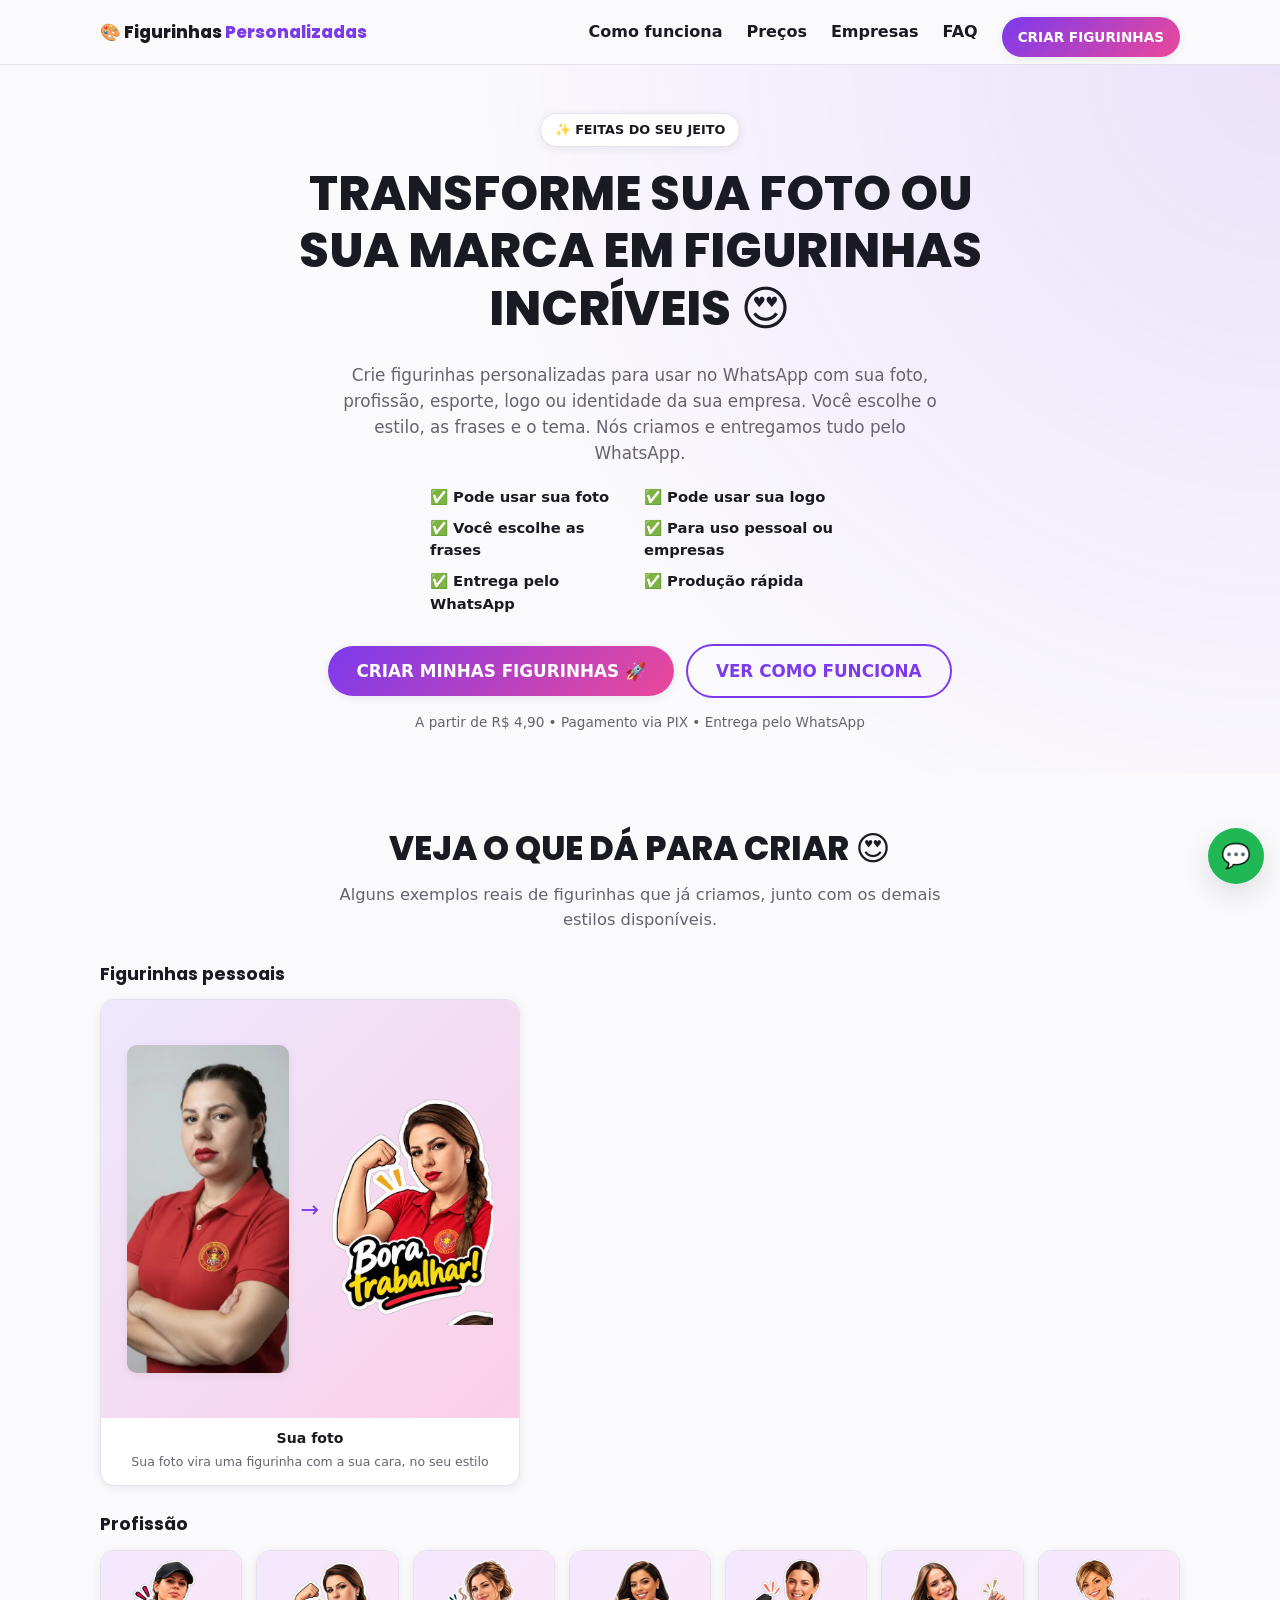
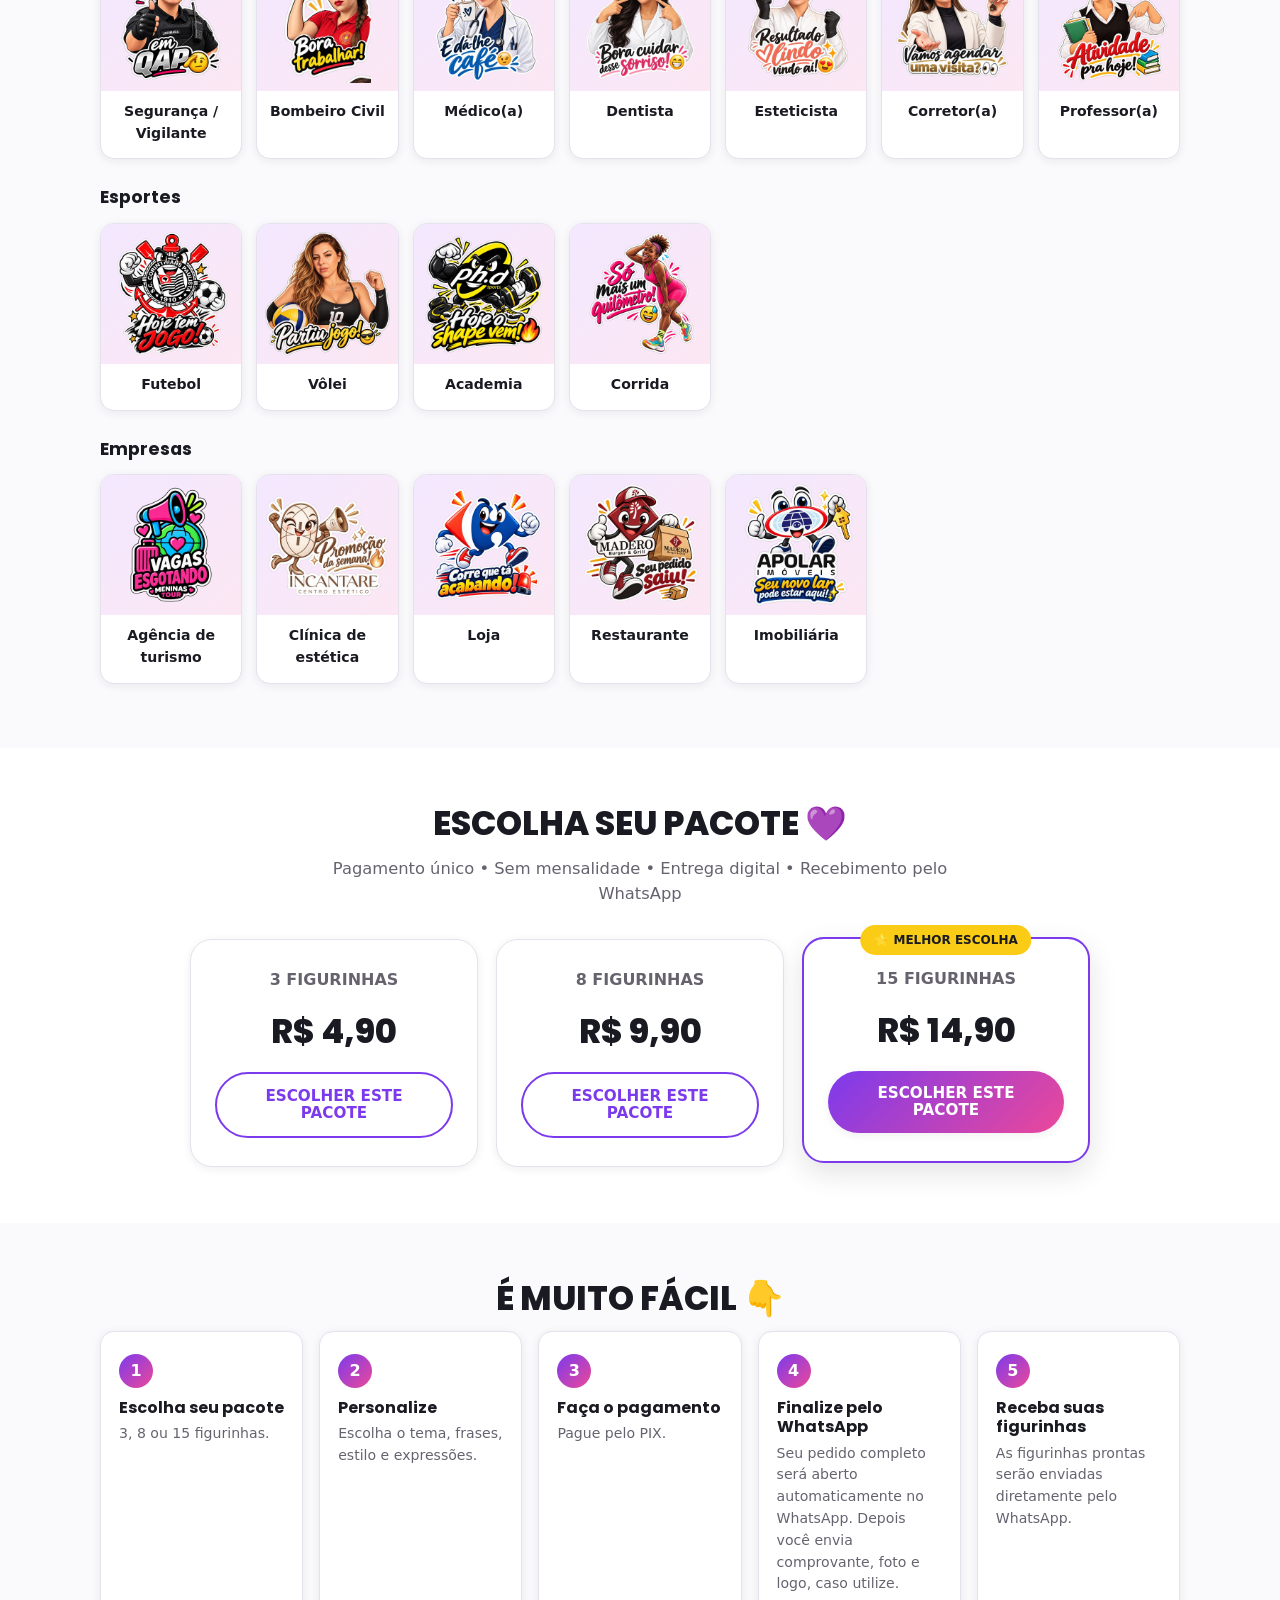
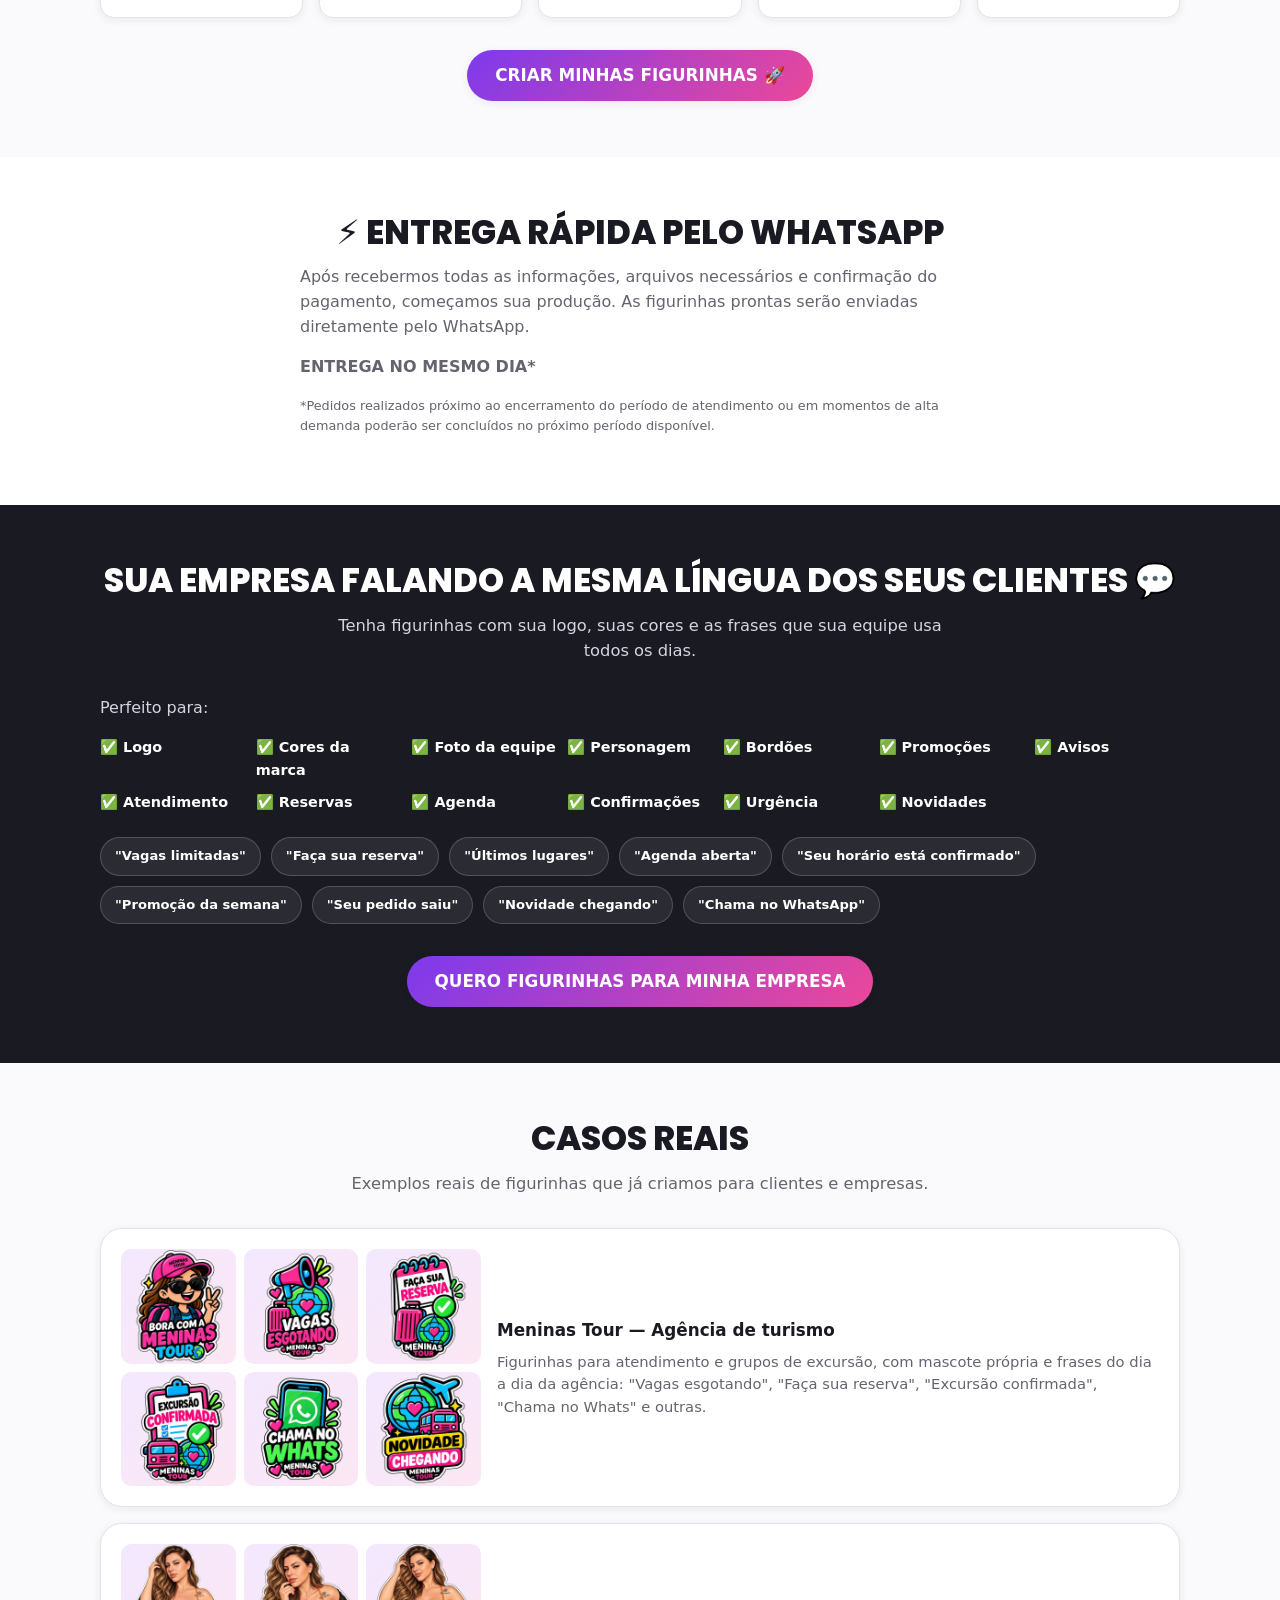
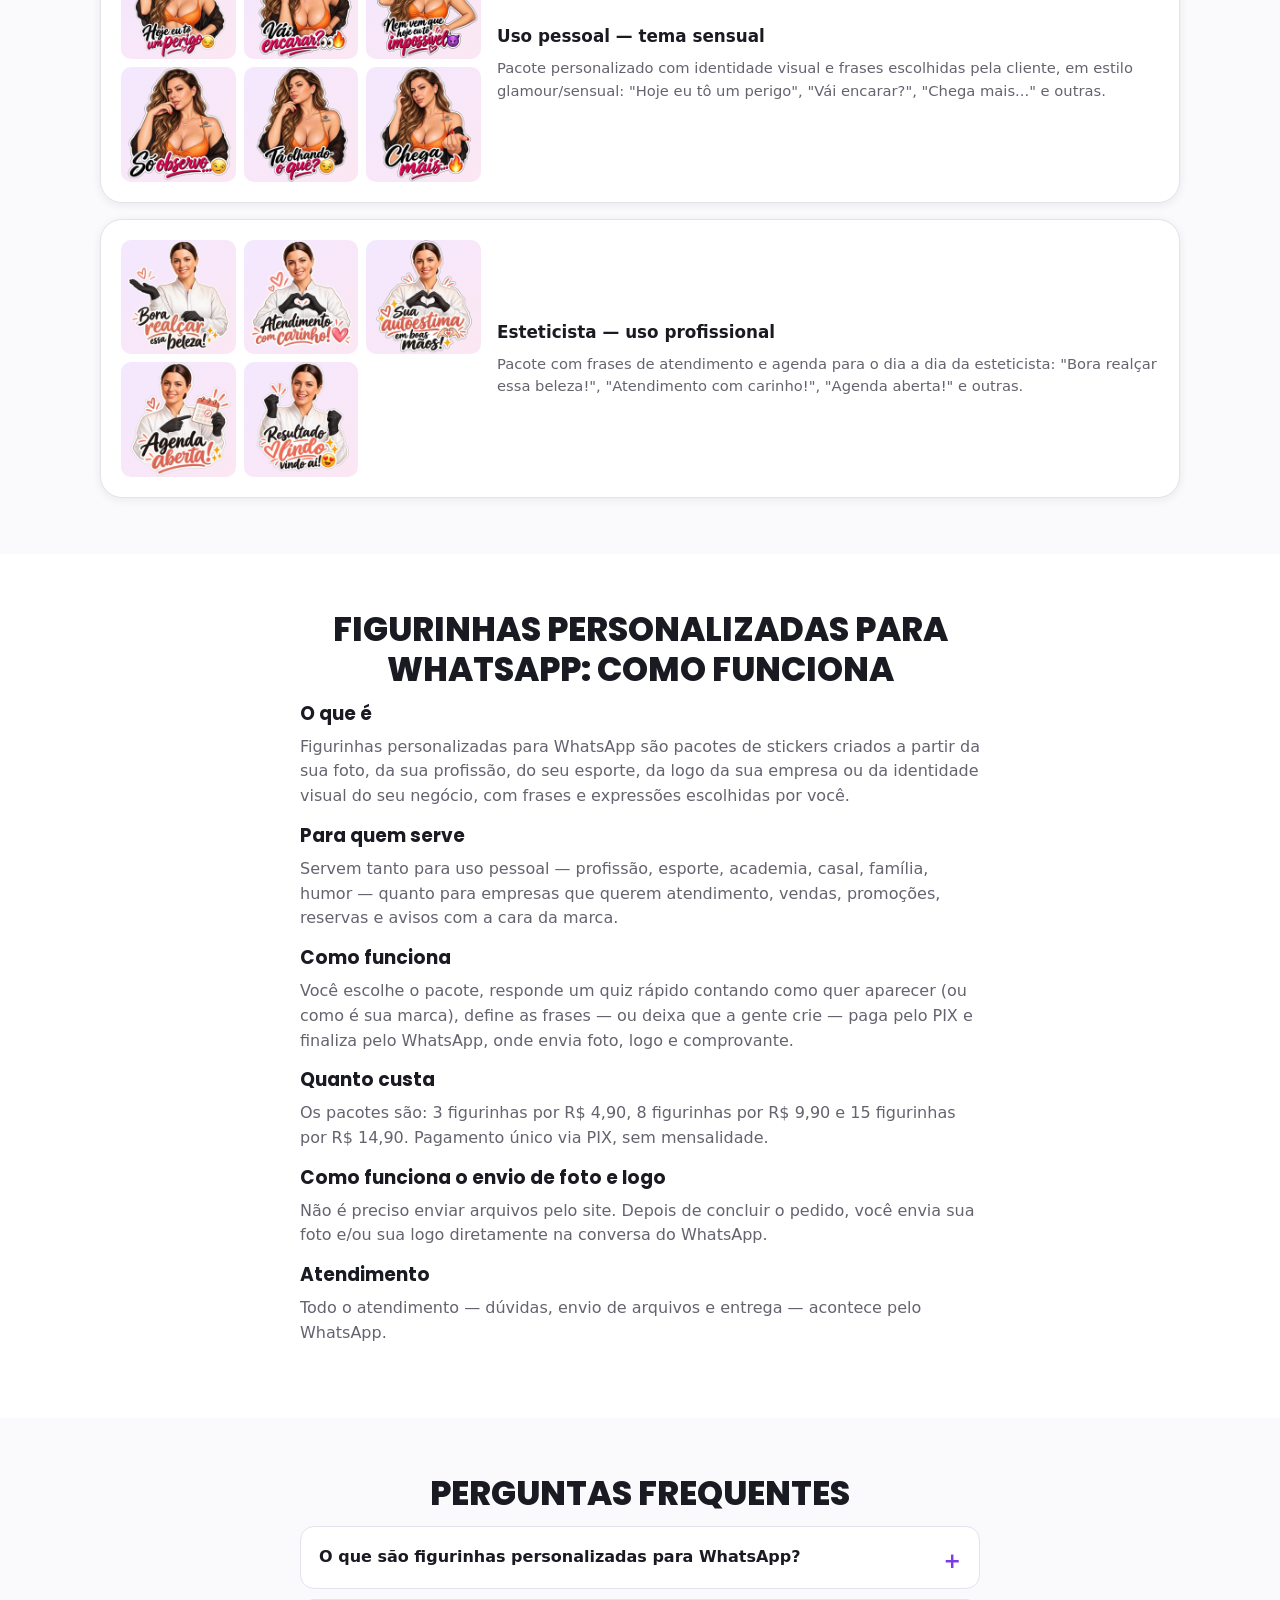
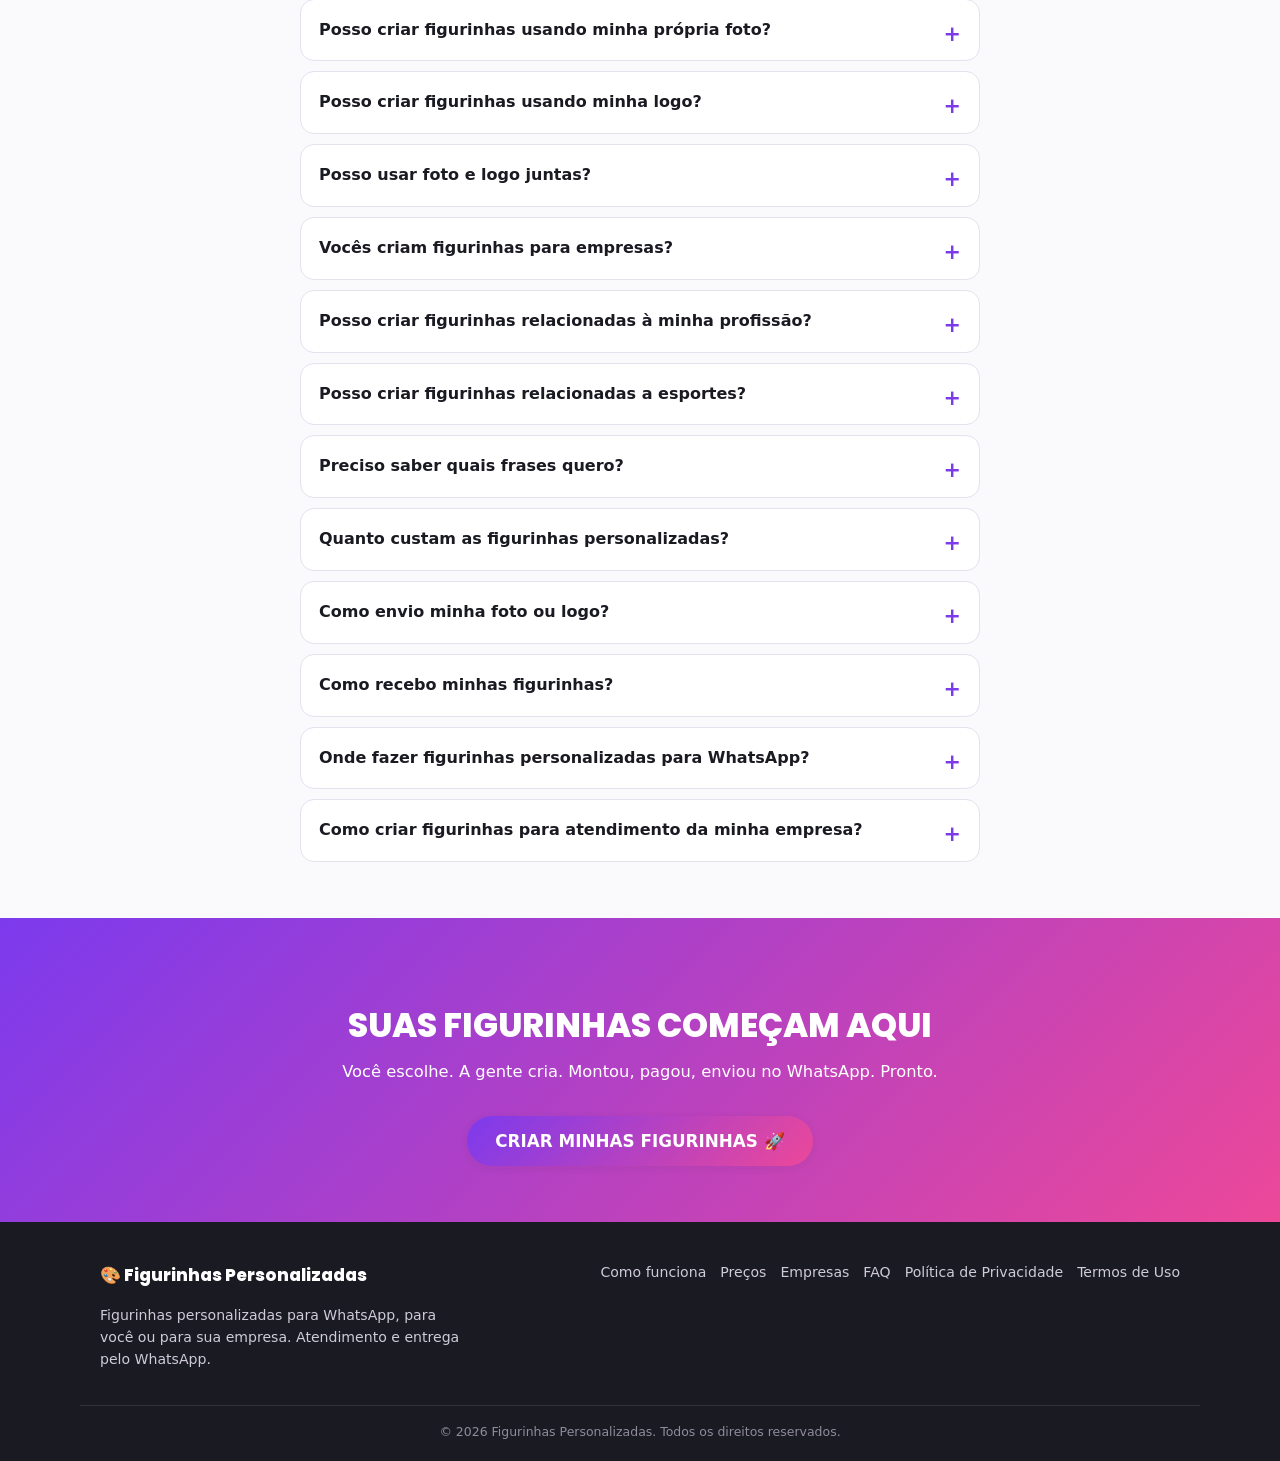
<file: index.html>
<!doctype html>
<html lang="pt-BR">
<head>
  <meta charset="UTF-8">
  <meta name="viewport" content="width=device-width, initial-scale=1, viewport-fit=cover">

  <title>Figurinhas Personalizadas para WhatsApp | Crie as Suas</title>
  <meta name="description" content="Crie figurinhas personalizadas para WhatsApp usando sua foto, profissão, esporte ou logo da empresa. Escolha suas frases e receba diretamente pelo WhatsApp.">
  <link rel="canonical" href="https://SEUDOMINIO.com/">
  <meta name="robots" content="index, follow">
  <meta name="author" content="Figurinhas Personalizadas">
  <meta name="theme-color" content="#1A1A22">

  <!-- Open Graph -->
  <meta property="og:type" content="website">
  <meta property="og:site_name" content="Figurinhas Personalizadas">
  <meta property="og:title" content="Figurinhas Personalizadas para WhatsApp | Crie as Suas">
  <meta property="og:description" content="Crie figurinhas personalizadas para WhatsApp usando sua foto, profissão, esporte ou logo da empresa. Escolha suas frases e receba diretamente pelo WhatsApp.">
  <meta property="og:url" content="https://SEUDOMINIO.com/">
  <meta property="og:image" content="https://SEUDOMINIO.com/assets/images/og-image.svg">
  <meta property="og:locale" content="pt_BR">

  <!-- Twitter Card -->
  <meta name="twitter:card" content="summary_large_image">
  <meta name="twitter:title" content="Figurinhas Personalizadas para WhatsApp | Crie as Suas">
  <meta name="twitter:description" content="Crie figurinhas personalizadas para WhatsApp usando sua foto, profissão, esporte ou logo da empresa.">
  <meta name="twitter:image" content="https://SEUDOMINIO.com/assets/images/og-image.svg">

  <!-- Ícones -->
  <link rel="icon" type="image/svg+xml" href="/assets/icons/favicon.svg">
  <link rel="apple-touch-icon" href="/assets/icons/favicon.svg">
  <link rel="manifest" href="/manifest.webmanifest">

  <!-- Fontes (peso mínimo, apenas para títulos) -->
  <link rel="preconnect" href="https://fonts.googleapis.com">
  <link rel="preconnect" href="https://fonts.gstatic.com" crossorigin>
  <link href="https://fonts.googleapis.com/css2?family=Poppins:wght@700;800&display=swap" rel="stylesheet">

  <link rel="stylesheet" href="/src/styles.css">

  <!-- Google Tag Manager -->
  <script>(function(w,d,s,l,i){w[l]=w[l]||[];w[l].push({'gtm.start':
  new Date().getTime(),event:'gtm.js'});var f=d.getElementsByTagName(s)[0],
  j=d.createElement(s),dl=l!='dataLayer'?'&l='+l:'';j.async=true;j.src=
  'https://www.googletagmanager.com/gtm.js?id='+i+dl;f.parentNode.insertBefore(j,f);
  })(window,document,'script','dataLayer','GTM-KJTQTVXZ');</script>
  <!-- End Google Tag Manager -->

  <!-- Schema.org: Organization -->
  <script type="application/ld+json">
  {
    "@context": "https://schema.org",
    "@type": "Organization",
    "name": "Figurinhas Personalizadas",
    "url": "https://SEUDOMINIO.com/",
    "logo": "https://SEUDOMINIO.com/assets/icons/favicon.svg",
    "description": "Criação de figurinhas personalizadas para WhatsApp, para uso pessoal e para empresas.",
    "areaServed": "BR",
    "availableLanguage": "pt-BR"
  }
  </script>

  <!-- Schema.org: WebSite -->
  <script type="application/ld+json">
  {
    "@context": "https://schema.org",
    "@type": "WebSite",
    "name": "Figurinhas Personalizadas",
    "url": "https://SEUDOMINIO.com/",
    "inLanguage": "pt-BR"
  }
  </script>

  <!-- Schema.org: Serviço e ofertas (pacotes) -->
  <script type="application/ld+json">
  {
    "@context": "https://schema.org",
    "@type": "Service",
    "serviceType": "Criação de figurinhas personalizadas para WhatsApp",
    "provider": {
      "@type": "Organization",
      "name": "Figurinhas Personalizadas"
    },
    "areaServed": "BR",
    "audience": {
      "@type": "Audience",
      "audienceType": "Pessoas físicas e empresas"
    },
    "offers": [
      { "@type": "Offer", "name": "Pacote com 3 figurinhas", "price": "4.90", "priceCurrency": "BRL", "availability": "https://schema.org/InStock" },
      { "@type": "Offer", "name": "Pacote com 8 figurinhas", "price": "9.90", "priceCurrency": "BRL", "availability": "https://schema.org/InStock" },
      { "@type": "Offer", "name": "Pacote com 15 figurinhas", "price": "14.90", "priceCurrency": "BRL", "availability": "https://schema.org/InStock" }
    ]
  }
  </script>

  <!-- Schema.org: FAQPage (reflete exatamente o conteúdo visível na seção FAQ) -->
  <script type="application/ld+json">
  {
    "@context": "https://schema.org",
    "@type": "FAQPage",
    "mainEntity": [
      { "@type": "Question", "name": "O que são figurinhas personalizadas para WhatsApp?", "acceptedAnswer": { "@type": "Answer", "text": "São figurinhas criadas especialmente para você ou sua empresa, utilizando sua foto, profissão, esporte, logo, identidade visual, frases e estilo." } },
      { "@type": "Question", "name": "Posso criar figurinhas usando minha própria foto?", "acceptedAnswer": { "@type": "Answer", "text": "Sim. Depois de finalizar seu pedido, você envia uma foto nítida pelo WhatsApp para utilizarmos como referência." } },
      { "@type": "Question", "name": "Posso criar figurinhas usando minha logo?", "acceptedAnswer": { "@type": "Answer", "text": "Sim. Empresas podem enviar sua logo e informar suas cores e estilo para criarmos figurinhas alinhadas à identidade da marca." } },
      { "@type": "Question", "name": "Posso usar foto e logo juntas?", "acceptedAnswer": { "@type": "Answer", "text": "Sim. É possível combinar personagem, foto, logo, cores da empresa e frases personalizadas." } },
      { "@type": "Question", "name": "Vocês criam figurinhas para empresas?", "acceptedAnswer": { "@type": "Answer", "text": "Sim. Criamos figurinhas para atendimento, vendas, promoções, reservas, avisos, grupos, clientes e outras necessidades comerciais." } },
      { "@type": "Question", "name": "Posso criar figurinhas relacionadas à minha profissão?", "acceptedAnswer": { "@type": "Answer", "text": "Sim. Podemos criar versões personalizadas para médicos, dentistas, corretores, esteticistas, professores, advogados, vendedores e diversas outras profissões." } },
      { "@type": "Question", "name": "Posso criar figurinhas relacionadas a esportes?", "acceptedAnswer": { "@type": "Answer", "text": "Sim. Futebol, vôlei, academia, corrida e diversos outros esportes podem ser utilizados como tema." } },
      { "@type": "Question", "name": "Preciso saber quais frases quero?", "acceptedAnswer": { "@type": "Answer", "text": "Não. Você pode escrever todas as frases, escolher somente algumas ou deixar que criemos as frases para você de acordo com seu estilo ou negócio." } },
      { "@type": "Question", "name": "Quanto custam as figurinhas personalizadas?", "acceptedAnswer": { "@type": "Answer", "text": "Atualmente os pacotes disponíveis são: 3 figurinhas por R$ 4,90, 8 figurinhas por R$ 9,90 e 15 figurinhas por R$ 14,90." } },
      { "@type": "Question", "name": "Como envio minha foto ou logo?", "acceptedAnswer": { "@type": "Answer", "text": "Depois de concluir o quiz e realizar o pagamento, você será direcionado para o WhatsApp. Basta enviar sua foto, logo e comprovante diretamente na conversa." } },
      { "@type": "Question", "name": "Como recebo minhas figurinhas?", "acceptedAnswer": { "@type": "Answer", "text": "As figurinhas prontas são enviadas diretamente pelo WhatsApp." } },
      { "@type": "Question", "name": "Onde fazer figurinhas personalizadas para WhatsApp?", "acceptedAnswer": { "@type": "Answer", "text": "Aqui mesmo: você monta seu pedido em poucos passos nesta página, paga pelo PIX e finaliza pelo WhatsApp." } },
      { "@type": "Question", "name": "Como criar figurinhas para atendimento da minha empresa?", "acceptedAnswer": { "@type": "Answer", "text": "Escolha a opção 'Para minha empresa' no quiz, informe seu segmento e conte como sua equipe atende os clientes. Criamos figurinhas com frases de atendimento, promoções e avisos." } }
    ]
  }
  </script>
</head>
<body>
  <a class="skip-link" href="#conteudo-principal">Pular para o conteúdo</a>

  <!-- Google Tag Manager (noscript) -->
  <noscript><iframe src="https://www.googletagmanager.com/ns.html?id=GTM-KJTQTVXZ"
  height="0" width="0" style="display:none;visibility:hidden"></iframe></noscript>
  <!-- End Google Tag Manager (noscript) -->

  <header class="site-header">
    <div class="container site-header-inner">
      <a href="#hero" class="brand">🎨 Figurinhas <span>Personalizadas</span></a>

      <button type="button" id="menu-toggle" class="menu-toggle" aria-expanded="false" aria-controls="site-nav" aria-label="Abrir menu">
        <span></span><span></span><span></span>
      </button>

      <nav id="site-nav" class="site-nav" aria-label="Navegação principal">
        <a href="#como-funciona">Como funciona</a>
        <a href="#precos">Preços</a>
        <a href="#empresas">Empresas</a>
        <a href="#faq">FAQ</a>
        <button type="button" class="btn btn-primary btn-sm" data-open-quiz>CRIAR FIGURINHAS</button>
      </nav>
    </div>
  </header>

  <main id="conteudo-principal">

    <!-- ============ HERO ============ -->
    <section id="hero" class="hero">
      <div class="container hero-inner">
        <span class="badge">✨ FEITAS DO SEU JEITO</span>
        <h1>TRANSFORME SUA FOTO OU SUA MARCA EM FIGURINHAS INCRÍVEIS 😍</h1>
        <p class="hero-subtitle">
          Crie figurinhas personalizadas para usar no WhatsApp com sua foto, profissão, esporte, logo ou identidade da sua empresa.
          Você escolhe o estilo, as frases e o tema. Nós criamos e entregamos tudo pelo WhatsApp.
        </p>

        <ul class="hero-highlights">
          <li>✅ Pode usar sua foto</li>
          <li>✅ Pode usar sua logo</li>
          <li>✅ Você escolhe as frases</li>
          <li>✅ Para uso pessoal ou empresas</li>
          <li>✅ Entrega pelo WhatsApp</li>
          <li>✅ Produção rápida</li>
        </ul>

        <div class="hero-ctas">
          <button type="button" class="btn btn-primary btn-lg" data-open-quiz>CRIAR MINHAS FIGURINHAS 🚀</button>
          <a href="#como-funciona" class="btn btn-outline btn-lg">VER COMO FUNCIONA</a>
        </div>
        <p class="hero-microtext">A partir de R$ 4,90 • Pagamento via PIX • Entrega pelo WhatsApp</p>

        <noscript>
          <p class="noscript-notice">Ative o JavaScript para usar o quiz interativo. Você também pode falar diretamente pelo WhatsApp usando o botão no canto da tela.</p>
        </noscript>
      </div>
    </section>

    <!-- ============ EXEMPLOS VISUAIS ============ -->
    <section id="exemplos" class="section">
      <div class="container">
        <h2 class="section-title">VEJA O QUE DÁ PARA CRIAR 😍</h2>
        <p class="section-subtitle">Alguns exemplos reais de figurinhas que já criamos, junto com os demais estilos disponíveis.</p>

        <h3 class="group-title">Figurinhas pessoais</h3>
        <div class="examples-grid">
          <figure class="example-card example-card--wide">
            <div class="example-visual example-visual--split">
              <img class="before-img" src="/assets/images/exemplo-antes-foto-real.webp" alt="Foto real de cliente antes de virar figurinha" loading="lazy" width="511" height="700">
              <span class="split-arrow" aria-hidden="true">→</span>
              <img class="after-img" src="/assets/images/exemplo-bombeiro-civil.webp" alt="Figurinha personalizada gerada a partir da foto, com a frase Bora trabalhar" loading="lazy" width="455" height="650">
            </div>
            <figcaption>
              <span class="example-title">Sua foto</span>
              <span class="example-desc">Sua foto vira uma figurinha com a sua cara, no seu estilo</span>
            </figcaption>
          </figure>
        </div>

        <h3 class="group-title">Profissão</h3>
        <div class="examples-grid">
          <figure class="example-card">
            <div class="example-visual"><img src="/assets/images/exemplo-seguranca-vigilante.webp" alt="Figurinha personalizada de segurança/vigilante com a frase Em QAP" loading="lazy" width="700" height="700"></div>
            <figcaption><span class="example-title">Segurança / Vigilante</span></figcaption>
          </figure>
          <figure class="example-card">
            <div class="example-visual"><img src="/assets/images/exemplo-bombeiro-civil.webp" alt="Figurinha personalizada de bombeiro civil com a frase Bora trabalhar" loading="lazy" width="455" height="650"></div>
            <figcaption><span class="example-title">Bombeiro Civil</span></figcaption>
          </figure>
          <figure class="example-card">
            <div class="example-visual"><img src="/assets/images/exemplo-medica.webp" alt="Figurinha personalizada de médica com jaleco e estetoscópio com a frase E dá-lhe café" loading="lazy" width="700" height="700"></div>
            <figcaption><span class="example-title">Médico(a)</span></figcaption>
          </figure>
          <figure class="example-card">
            <div class="example-visual"><img src="/assets/images/exemplo-dentista.webp" alt="Figurinha personalizada de dentista de jaleco com a frase Bora cuidar desse sorriso" loading="lazy" width="700" height="700"></div>
            <figcaption><span class="example-title">Dentista</span></figcaption>
          </figure>
          <figure class="example-card">
            <div class="example-visual"><img src="/assets/images/exemplo-esteticista.webp" alt="Figurinha personalizada de esteticista de jaleco com a frase Resultado lindo vindo aí" loading="lazy" width="700" height="700"></div>
            <figcaption><span class="example-title">Esteticista</span></figcaption>
          </figure>
          <figure class="example-card">
            <div class="example-visual"><img src="/assets/images/exemplo-corretor.webp" alt="Figurinha personalizada de corretora de imóveis com a frase Vamos agendar uma visita" loading="lazy" width="700" height="700"></div>
            <figcaption><span class="example-title">Corretor(a)</span></figcaption>
          </figure>
          <figure class="example-card">
            <div class="example-visual"><img src="/assets/images/exemplo-professor.webp" alt="Figurinha personalizada de professora com a frase Atividade pra hoje" loading="lazy" width="700" height="700"></div>
            <figcaption><span class="example-title">Professor(a)</span></figcaption>
          </figure>
        </div>

        <h3 class="group-title">Esportes</h3>
        <div class="examples-grid">
          <figure class="example-card">
            <div class="example-visual"><img src="/assets/images/exemplo-futebol.webp" alt="Figurinha personalizada de torcedor de futebol com a frase Hoje tem jogo" loading="lazy" width="700" height="700"></div>
            <figcaption><span class="example-title">Futebol</span></figcaption>
          </figure>
          <figure class="example-card">
            <div class="example-visual"><img src="/assets/images/exemplo-volei.webp" alt="Figurinha personalizada de jogadora de vôlei com a frase Partiu jogo" loading="lazy" width="700" height="700"></div>
            <figcaption><span class="example-title">Vôlei</span></figcaption>
          </figure>
          <figure class="example-card">
            <div class="example-visual"><img src="/assets/images/exemplo-academia.webp" alt="Figurinha com mascote de academia com a frase Hoje o shape vem" loading="lazy" width="700" height="700"></div>
            <figcaption><span class="example-title">Academia</span></figcaption>
          </figure>
          <figure class="example-card">
            <div class="example-visual"><img src="/assets/images/exemplo-corrida.webp" alt="Figurinha personalizada de corredora com a frase Só mais um quilômetro" loading="lazy" width="700" height="700"></div>
            <figcaption><span class="example-title">Corrida</span></figcaption>
          </figure>
        </div>

        <h3 class="group-title">Empresas</h3>
        <div class="examples-grid">
          <figure class="example-card">
            <div class="example-visual"><img src="/assets/images/exemplo-agencia-turismo.webp" alt="Figurinha personalizada da Meninas Tour, agência de turismo, com a frase Vagas esgotando" loading="lazy" width="700" height="700"></div>
            <figcaption><span class="example-title">Agência de turismo</span></figcaption>
          </figure>
          <figure class="example-card">
            <div class="example-visual"><img src="/assets/images/exemplo-clinica-estetica.webp" alt="Figurinha com mascote da Incantare Centro Estético com a frase Promoção da semana" loading="lazy" width="700" height="700"></div>
            <figcaption><span class="example-title">Clínica de estética</span></figcaption>
          </figure>
          <figure class="example-card">
            <div class="example-visual"><img src="/assets/images/exemplo-loja.webp" alt="Figurinha com mascote de loja com a frase Corre que tá acabando" loading="lazy" width="700" height="700"></div>
            <figcaption><span class="example-title">Loja</span></figcaption>
          </figure>
          <figure class="example-card">
            <div class="example-visual"><img src="/assets/images/exemplo-restaurante.webp" alt="Figurinha com mascote da Madero Burger & Grill com a frase Seu pedido saiu" loading="lazy" width="700" height="700"></div>
            <figcaption><span class="example-title">Restaurante</span></figcaption>
          </figure>
          <figure class="example-card">
            <div class="example-visual"><img src="/assets/images/exemplo-imobiliaria.webp" alt="Figurinha com mascote da Apolar Imóveis com a frase Seu novo lar pode estar aqui" loading="lazy" width="700" height="700"></div>
            <figcaption><span class="example-title">Imobiliária</span></figcaption>
          </figure>
        </div>
      </div>
    </section>

    <!-- ============ PREÇOS ============ -->
    <!-- Sincronize sempre estes valores com PLANS em src/config.js -->
    <section id="precos" class="section section--alt">
      <div class="container">
        <h2 class="section-title">ESCOLHA SEU PACOTE 💜</h2>
        <p class="section-subtitle">Pagamento único • Sem mensalidade • Entrega digital • Recebimento pelo WhatsApp</p>

        <div class="pricing-grid">
          <div class="pricing-card">
            <span class="pricing-qty">3 FIGURINHAS</span>
            <span class="pricing-price">R$ 4,90</span>
            <button type="button" class="btn btn-outline btn-block" data-open-quiz data-package="3">ESCOLHER ESTE PACOTE</button>
          </div>
          <div class="pricing-card">
            <span class="pricing-qty">8 FIGURINHAS</span>
            <span class="pricing-price">R$ 9,90</span>
            <button type="button" class="btn btn-outline btn-block" data-open-quiz data-package="8">ESCOLHER ESTE PACOTE</button>
          </div>
          <div class="pricing-card pricing-card--highlight">
            <span class="pricing-badge">⭐ MELHOR ESCOLHA</span>
            <span class="pricing-qty">15 FIGURINHAS</span>
            <span class="pricing-price">R$ 14,90</span>
            <button type="button" class="btn btn-primary btn-block" data-open-quiz data-package="15">ESCOLHER ESTE PACOTE</button>
          </div>
        </div>
      </div>
    </section>

    <!-- ============ COMO FUNCIONA ============ -->
    <section id="como-funciona" class="section">
      <div class="container">
        <h2 class="section-title">É MUITO FÁCIL 👇</h2>

        <ol class="steps-list">
          <li class="step-card">
            <span class="step-number">1</span>
            <h3>Escolha seu pacote</h3>
            <p>3, 8 ou 15 figurinhas.</p>
          </li>
          <li class="step-card">
            <span class="step-number">2</span>
            <h3>Personalize</h3>
            <p>Escolha o tema, frases, estilo e expressões.</p>
          </li>
          <li class="step-card">
            <span class="step-number">3</span>
            <h3>Faça o pagamento</h3>
            <p>Pague pelo PIX.</p>
          </li>
          <li class="step-card">
            <span class="step-number">4</span>
            <h3>Finalize pelo WhatsApp</h3>
            <p>Seu pedido completo será aberto automaticamente no WhatsApp. Depois você envia comprovante, foto e logo, caso utilize.</p>
          </li>
          <li class="step-card">
            <span class="step-number">5</span>
            <h3>Receba suas figurinhas</h3>
            <p>As figurinhas prontas serão enviadas diretamente pelo WhatsApp.</p>
          </li>
        </ol>

        <div class="center-cta">
          <button type="button" class="btn btn-primary btn-lg" data-open-quiz>CRIAR MINHAS FIGURINHAS 🚀</button>
        </div>
      </div>
    </section>

    <!-- ============ ENTREGA ============ -->
    <section class="section section--alt">
      <div class="container narrow">
        <h2 class="section-title">⚡ ENTREGA RÁPIDA PELO WHATSAPP</h2>
        <p class="section-paragraph">
          Após recebermos todas as informações, arquivos necessários e confirmação do pagamento, começamos sua produção.
          As figurinhas prontas serão enviadas diretamente pelo WhatsApp.
        </p>
        <p class="section-paragraph"><strong>ENTREGA NO MESMO DIA*</strong></p>
        <p class="fine-print">*Pedidos realizados próximo ao encerramento do período de atendimento ou em momentos de alta demanda poderão ser concluídos no próximo período disponível.</p>
      </div>
    </section>

    <!-- ============ EMPRESAS ============ -->
    <section id="empresas" class="section section--dark">
      <div class="container">
        <h2 class="section-title">SUA EMPRESA FALANDO A MESMA LÍNGUA DOS SEUS CLIENTES 💬</h2>
        <p class="section-subtitle">Tenha figurinhas com sua logo, suas cores e as frases que sua equipe usa todos os dias.</p>

        <p class="section-paragraph">Perfeito para:</p>
        <ul class="check-grid">
          <li>✅ Logo</li>
          <li>✅ Cores da marca</li>
          <li>✅ Foto da equipe</li>
          <li>✅ Personagem</li>
          <li>✅ Bordões</li>
          <li>✅ Promoções</li>
          <li>✅ Avisos</li>
          <li>✅ Atendimento</li>
          <li>✅ Reservas</li>
          <li>✅ Agenda</li>
          <li>✅ Confirmações</li>
          <li>✅ Urgência</li>
          <li>✅ Novidades</li>
        </ul>

        <div class="chips-row">
          <span class="chip">"Vagas limitadas"</span>
          <span class="chip">"Faça sua reserva"</span>
          <span class="chip">"Últimos lugares"</span>
          <span class="chip">"Agenda aberta"</span>
          <span class="chip">"Seu horário está confirmado"</span>
          <span class="chip">"Promoção da semana"</span>
          <span class="chip">"Seu pedido saiu"</span>
          <span class="chip">"Novidade chegando"</span>
          <span class="chip">"Chama no WhatsApp"</span>
        </div>

        <div class="center-cta">
          <button type="button" class="btn btn-primary btn-lg" data-open-quiz data-order-type="business">QUERO FIGURINHAS PARA MINHA EMPRESA</button>
        </div>
      </div>
    </section>

    <!-- ============ CASOS REAIS (estrutura preparada) ============ -->
    <section id="casos" class="section">
      <div class="container">
        <h2 class="section-title">CASOS REAIS</h2>
        <p class="section-subtitle">Exemplos reais de figurinhas que já criamos para clientes e empresas.</p>
        <div class="cases-grid">
          <div class="case-card case-card--real">
            <div class="case-gallery">
              <img src="/assets/images/casos/meninas-tour/06-mascote.webp" alt="Mascote da Meninas Tour, agência de turismo" loading="lazy" width="500" height="500">
              <img src="/assets/images/casos/meninas-tour/01-vagas-esgotando.webp" alt="Figurinha Meninas Tour: Vagas esgotando" loading="lazy" width="500" height="500">
              <img src="/assets/images/casos/meninas-tour/03-faca-sua-reserva.webp" alt="Figurinha Meninas Tour: Faça sua reserva" loading="lazy" width="500" height="500">
              <img src="/assets/images/casos/meninas-tour/04-excursao-confirmada.webp" alt="Figurinha Meninas Tour: Excursão confirmada" loading="lazy" width="500" height="500">
              <img src="/assets/images/casos/meninas-tour/05-chama-no-whats.webp" alt="Figurinha Meninas Tour: Chama no Whats" loading="lazy" width="500" height="500">
              <img src="/assets/images/casos/meninas-tour/02-novidade-chegando.webp" alt="Figurinha Meninas Tour: Novidade chegando" loading="lazy" width="500" height="500">
            </div>
            <div class="case-info">
              <span class="case-segment">Meninas Tour — Agência de turismo</span>
              <p class="case-desc">Figurinhas para atendimento e grupos de excursão, com mascote própria e frases do dia a dia da agência: "Vagas esgotando", "Faça sua reserva", "Excursão confirmada", "Chama no Whats" e outras.</p>
            </div>
          </div>
          <div class="case-card case-card--real">
            <div class="case-gallery">
              <img src="/assets/images/casos/pacote-sensual/01-hoje-eu-to-um-perigo.webp" alt="Figurinha personalizada estilo sensual com a frase Hoje eu tô um perigo" loading="lazy" width="500" height="500">
              <img src="/assets/images/casos/pacote-sensual/02-vai-encarar.webp" alt="Figurinha personalizada estilo sensual com a frase Vái encarar" loading="lazy" width="500" height="500">
              <img src="/assets/images/casos/pacote-sensual/03-hoje-eu-to-impossivel.webp" alt="Figurinha personalizada estilo sensual com a frase Hoje eu tô impossível" loading="lazy" width="500" height="500">
              <img src="/assets/images/casos/pacote-sensual/04-so-observo.webp" alt="Figurinha personalizada estilo sensual com a frase Só observo" loading="lazy" width="500" height="500">
              <img src="/assets/images/casos/pacote-sensual/05-ta-olhando-o-que.webp" alt="Figurinha personalizada estilo sensual com a frase Tá olhando o quê" loading="lazy" width="500" height="500">
              <img src="/assets/images/casos/pacote-sensual/06-chega-mais.webp" alt="Figurinha personalizada estilo sensual com a frase Chega mais" loading="lazy" width="500" height="500">
            </div>
            <div class="case-info">
              <span class="case-segment">Uso pessoal — tema sensual</span>
              <p class="case-desc">Pacote personalizado com identidade visual e frases escolhidas pela cliente, em estilo glamour/sensual: "Hoje eu tô um perigo", "Vái encarar?", "Chega mais..." e outras.</p>
            </div>
          </div>
          <div class="case-card case-card--real">
            <div class="case-gallery">
              <img src="/assets/images/casos/esteticista-glow/01-bora-realcar-essa-beleza.webp" alt="Figurinha de esteticista com a frase Bora realçar essa beleza" loading="lazy" width="500" height="500">
              <img src="/assets/images/casos/esteticista-glow/02-atendimento-com-carinho.webp" alt="Figurinha de esteticista com a frase Atendimento com carinho" loading="lazy" width="500" height="500">
              <img src="/assets/images/casos/esteticista-glow/03-sua-autoestima-em-boas-maos.webp" alt="Figurinha de esteticista com a frase Sua autoestima em boas mãos" loading="lazy" width="500" height="500">
              <img src="/assets/images/casos/esteticista-glow/04-agenda-aberta.webp" alt="Figurinha de esteticista com a frase Agenda aberta" loading="lazy" width="500" height="500">
              <img src="/assets/images/casos/esteticista-glow/05-resultado-lindo-vindo-ai.webp" alt="Figurinha de esteticista com a frase Resultado lindo vindo aí" loading="lazy" width="500" height="500">
            </div>
            <div class="case-info">
              <span class="case-segment">Esteticista — uso profissional</span>
              <p class="case-desc">Pacote com frases de atendimento e agenda para o dia a dia da esteticista: "Bora realçar essa beleza!", "Atendimento com carinho!", "Agenda aberta!" e outras.</p>
            </div>
          </div>
        </div>
      </div>
    </section>

    <!-- ============ CONTEÚDO PARA BUSCA / IA (GEO) ============ -->
    <section class="section section--alt">
      <div class="container narrow">
        <h2 class="section-title">FIGURINHAS PERSONALIZADAS PARA WHATSAPP: COMO FUNCIONA</h2>

        <h3>O que é</h3>
        <p class="section-paragraph">Figurinhas personalizadas para WhatsApp são pacotes de stickers criados a partir da sua foto, da sua profissão, do seu esporte, da logo da sua empresa ou da identidade visual do seu negócio, com frases e expressões escolhidas por você.</p>

        <h3>Para quem serve</h3>
        <p class="section-paragraph">Servem tanto para uso pessoal — profissão, esporte, academia, casal, família, humor — quanto para empresas que querem atendimento, vendas, promoções, reservas e avisos com a cara da marca.</p>

        <h3>Como funciona</h3>
        <p class="section-paragraph">Você escolhe o pacote, responde um quiz rápido contando como quer aparecer (ou como é sua marca), define as frases — ou deixa que a gente crie — paga pelo PIX e finaliza pelo WhatsApp, onde envia foto, logo e comprovante.</p>

        <h3>Quanto custa</h3>
        <p class="section-paragraph">Os pacotes são: 3 figurinhas por R$ 4,90, 8 figurinhas por R$ 9,90 e 15 figurinhas por R$ 14,90. Pagamento único via PIX, sem mensalidade.</p>

        <h3>Como funciona o envio de foto e logo</h3>
        <p class="section-paragraph">Não é preciso enviar arquivos pelo site. Depois de concluir o pedido, você envia sua foto e/ou sua logo diretamente na conversa do WhatsApp.</p>

        <h3>Atendimento</h3>
        <p class="section-paragraph">Todo o atendimento — dúvidas, envio de arquivos e entrega — acontece pelo WhatsApp.</p>
      </div>
    </section>

    <!-- ============ FAQ ============ -->
    <section id="faq" class="section">
      <div class="container narrow">
        <h2 class="section-title">PERGUNTAS FREQUENTES</h2>

        <div class="faq-list">
          <details class="faq-item">
            <summary>O que são figurinhas personalizadas para WhatsApp?</summary>
            <p>São figurinhas criadas especialmente para você ou sua empresa, utilizando sua foto, profissão, esporte, logo, identidade visual, frases e estilo.</p>
          </details>
          <details class="faq-item">
            <summary>Posso criar figurinhas usando minha própria foto?</summary>
            <p>Sim. Depois de finalizar seu pedido, você envia uma foto nítida pelo WhatsApp para utilizarmos como referência.</p>
          </details>
          <details class="faq-item">
            <summary>Posso criar figurinhas usando minha logo?</summary>
            <p>Sim. Empresas podem enviar sua logo e informar suas cores e estilo para criarmos figurinhas alinhadas à identidade da marca.</p>
          </details>
          <details class="faq-item">
            <summary>Posso usar foto e logo juntas?</summary>
            <p>Sim. É possível combinar personagem, foto, logo, cores da empresa e frases personalizadas.</p>
          </details>
          <details class="faq-item">
            <summary>Vocês criam figurinhas para empresas?</summary>
            <p>Sim. Criamos figurinhas para atendimento, vendas, promoções, reservas, avisos, grupos, clientes e outras necessidades comerciais.</p>
          </details>
          <details class="faq-item">
            <summary>Posso criar figurinhas relacionadas à minha profissão?</summary>
            <p>Sim. Podemos criar versões personalizadas para médicos, dentistas, corretores, esteticistas, professores, advogados, vendedores e diversas outras profissões.</p>
          </details>
          <details class="faq-item">
            <summary>Posso criar figurinhas relacionadas a esportes?</summary>
            <p>Sim. Futebol, vôlei, academia, corrida e diversos outros esportes podem ser utilizados como tema.</p>
          </details>
          <details class="faq-item">
            <summary>Preciso saber quais frases quero?</summary>
            <p>Não. Você pode escrever todas as frases, escolher somente algumas ou deixar que criemos as frases para você de acordo com seu estilo ou negócio.</p>
          </details>
          <details class="faq-item">
            <summary>Quanto custam as figurinhas personalizadas?</summary>
            <p>Atualmente os pacotes disponíveis são: 3 figurinhas por R$ 4,90, 8 figurinhas por R$ 9,90 e 15 figurinhas por R$ 14,90.</p>
          </details>
          <details class="faq-item">
            <summary>Como envio minha foto ou logo?</summary>
            <p>Depois de concluir o quiz e realizar o pagamento, você será direcionado para o WhatsApp. Basta enviar sua foto, logo e comprovante diretamente na conversa.</p>
          </details>
          <details class="faq-item">
            <summary>Como recebo minhas figurinhas?</summary>
            <p>As figurinhas prontas são enviadas diretamente pelo WhatsApp.</p>
          </details>
          <details class="faq-item">
            <summary>Onde fazer figurinhas personalizadas para WhatsApp?</summary>
            <p>Aqui mesmo: você monta seu pedido em poucos passos nesta página, paga pelo PIX e finaliza pelo WhatsApp.</p>
          </details>
          <details class="faq-item">
            <summary>Como criar figurinhas para atendimento da minha empresa?</summary>
            <p>Escolha a opção "Para minha empresa" no quiz, informe seu segmento e conte como sua equipe atende os clientes. Criamos figurinhas com frases de atendimento, promoções e avisos.</p>
          </details>
        </div>
      </div>
    </section>

    <!-- ============ CTA FINAL ============ -->
    <section class="section cta-final">
      <div class="container narrow center-cta">
        <h2 class="section-title">SUAS FIGURINHAS COMEÇAM AQUI</h2>
        <p class="section-subtitle">Você escolhe. A gente cria. Montou, pagou, enviou no WhatsApp. Pronto.</p>
        <button type="button" class="btn btn-primary btn-lg" data-open-quiz>CRIAR MINHAS FIGURINHAS 🚀</button>
      </div>
    </section>
  </main>

  <footer class="site-footer">
    <div class="container footer-inner">
      <div>
        <p class="brand">🎨 Figurinhas Personalizadas</p>
        <p class="footer-text">Figurinhas personalizadas para WhatsApp, para você ou para sua empresa. Atendimento e entrega pelo WhatsApp.</p>
      </div>
      <nav class="footer-links" aria-label="Links do rodapé">
        <a href="#como-funciona">Como funciona</a>
        <a href="#precos">Preços</a>
        <a href="#empresas">Empresas</a>
        <a href="#faq">FAQ</a>
        <a href="/privacy/">Política de Privacidade</a>
        <a href="/terms/">Termos de Uso</a>
      </nav>
    </div>
    <p class="footer-copy">© <span id="footer-year"></span> Figurinhas Personalizadas. Todos os direitos reservados.</p>
  </footer>

  <!-- ============ BOTÃO FLUTUANTE WHATSAPP ============ -->
  <button type="button" class="whatsapp-float" data-generic-whatsapp aria-label="Falar no WhatsApp">💬</button>

  <!-- ============ BARRA FIXA MOBILE ============ -->
  <div id="sticky-cta" class="sticky-cta">
    <span class="sticky-cta-text">A PARTIR DE R$ 4,90</span>
    <button type="button" class="btn btn-primary btn-sm" data-open-quiz>CRIAR MINHAS FIGURINHAS</button>
  </div>

  <!-- ============ BANNER DE RETOMADA DO PEDIDO ============ -->
  <div id="resume-banner" class="resume-banner" hidden>
    <div class="resume-banner-card">
      <p id="resume-banner-title">Encontramos um pedido que você estava montando. Deseja continuar?</p>
      <div class="resume-banner-actions">
        <button type="button" id="resume-continue" class="btn btn-primary">CONTINUAR PEDIDO</button>
        <button type="button" id="resume-restart" class="btn btn-ghost">RECOMEÇAR</button>
      </div>
    </div>
  </div>

  <!-- ============ QUIZ (full-screen) ============ -->
  <div id="quiz-overlay" class="quiz-overlay" hidden role="dialog" aria-modal="true" aria-label="Monte suas figurinhas personalizadas">
    <div class="quiz-card">
      <div class="quiz-header">
        <span class="quiz-logo">🎨 Figurinhas</span>
        <button type="button" id="quiz-close" class="quiz-close" aria-label="Fechar quiz">✕</button>
      </div>
      <div class="quiz-progress-wrap">
        <span id="quiz-step-label" class="quiz-step-label">Etapa 1 de 8</span>
        <div class="quiz-progress-bar"><div id="quiz-progress-fill" class="quiz-progress-fill"></div></div>
      </div>

      <div id="quiz-body" class="quiz-body"></div>
      <div id="quiz-error" class="quiz-error" role="alert" hidden></div>

      <div class="quiz-footer">
        <button type="button" id="quiz-back" class="btn btn-ghost" hidden>← VOLTAR</button>
        <button type="button" id="quiz-next" class="btn btn-primary btn-block">CONTINUAR →</button>
      </div>
    </div>
  </div>

  <script>document.getElementById('footer-year').textContent = new Date().getFullYear();</script>
  <script type="module" src="/src/app.js"></script>
</body>
</html>
</file>
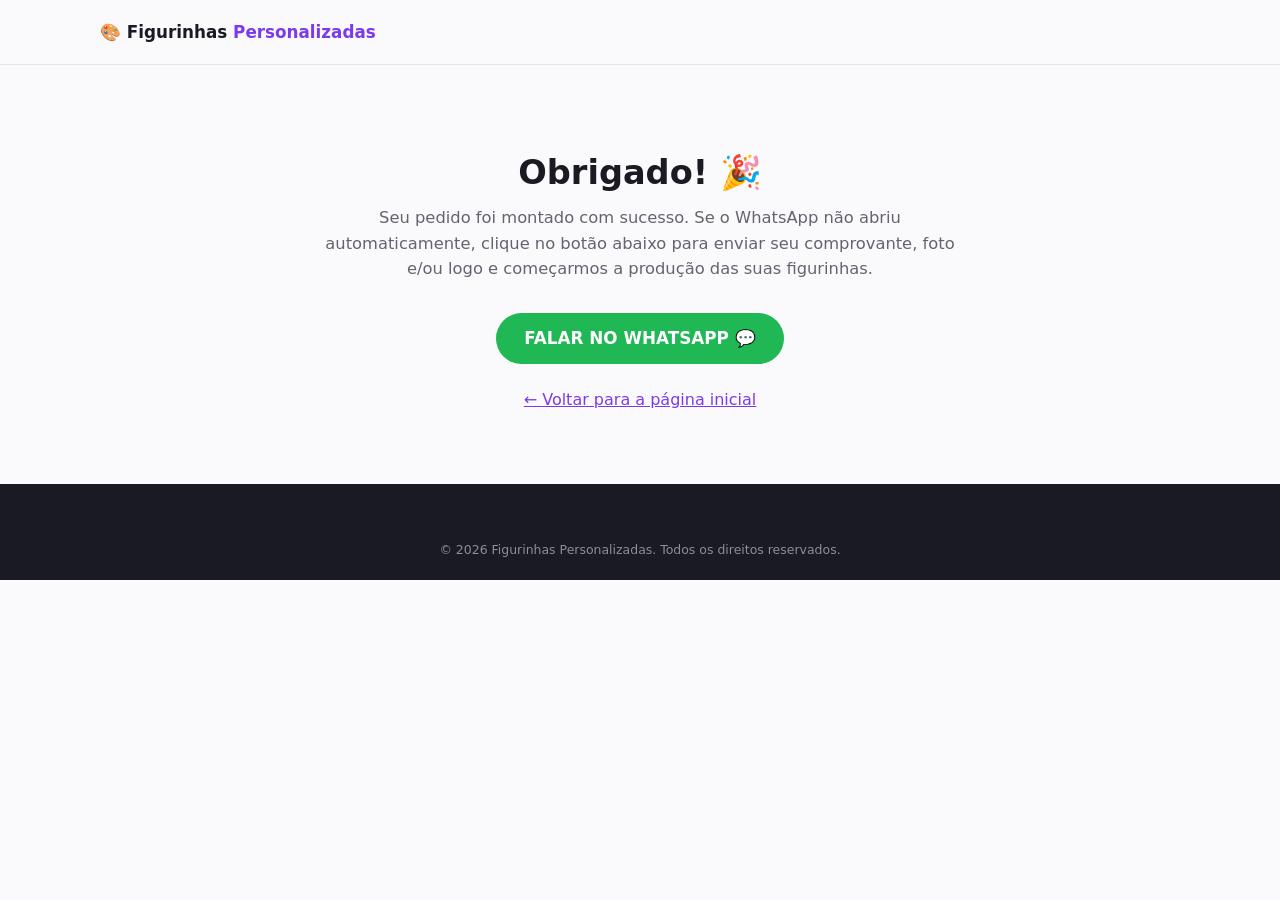
<file: obrigado/index.html>
<!doctype html>
<html lang="pt-BR">
<head>
  <meta charset="UTF-8">
  <meta name="viewport" content="width=device-width, initial-scale=1, viewport-fit=cover">
  <title>Obrigado! | Figurinhas Personalizadas</title>
  <meta name="description" content="Recebemos o seu carinho! Envie seu comprovante e arquivos pelo WhatsApp para começarmos a produção das suas figurinhas.">
  <link rel="canonical" href="https://SEUDOMINIO.com/obrigado/">
  <meta name="robots" content="noindex, follow">
  <link rel="icon" type="image/svg+xml" href="/assets/icons/favicon.svg">
  <link rel="stylesheet" href="/src/styles.css">
</head>
<body>
  <header class="site-header">
    <div class="container site-header-inner">
      <a href="/" class="brand">🎨 Figurinhas <span>Personalizadas</span></a>
    </div>
  </header>

  <main>
    <section class="section">
      <div class="container narrow center-cta">
        <h1 class="section-title">Obrigado! 🎉</h1>
        <p class="section-subtitle">
          Seu pedido foi montado com sucesso. Se o WhatsApp não abriu automaticamente, clique no botão abaixo
          para enviar seu comprovante, foto e/ou logo e começarmos a produção das suas figurinhas.
        </p>
        <button type="button" class="btn btn-whatsapp btn-lg" data-generic-whatsapp>FALAR NO WHATSAPP 💬</button>
        <p style="margin-top: 24px;"><a href="/">← Voltar para a página inicial</a></p>
      </div>
    </section>
  </main>

  <footer class="site-footer">
    <div class="container">
      <p class="footer-copy">© <span id="footer-year"></span> Figurinhas Personalizadas. Todos os direitos reservados.</p>
    </div>
  </footer>
  <script>document.getElementById('footer-year').textContent = new Date().getFullYear();</script>
  <script type="module" src="/src/app.js"></script>
</body>
</html>
</file>
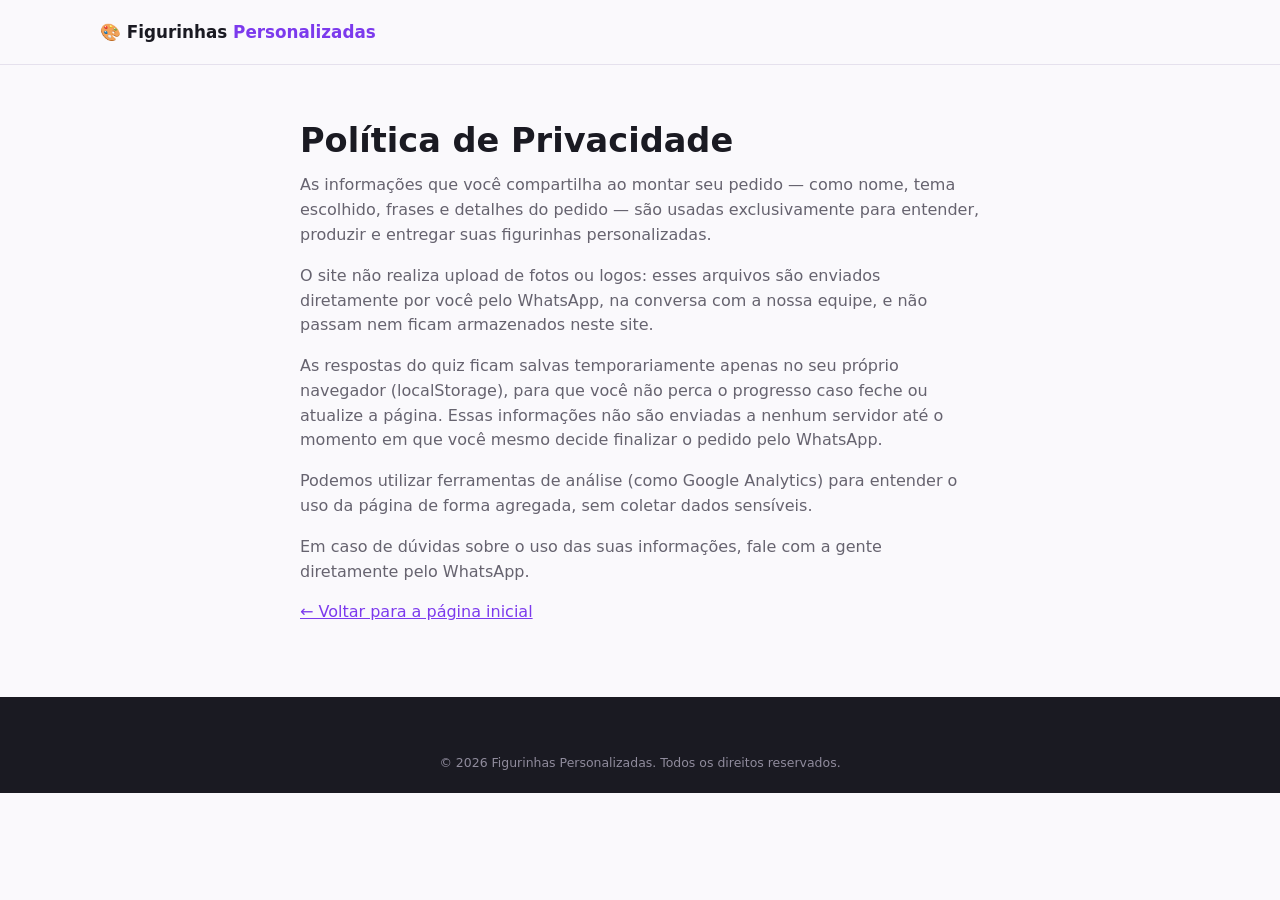
<file: privacy/index.html>
<!doctype html>
<html lang="pt-BR">
<head>
  <meta charset="UTF-8">
  <meta name="viewport" content="width=device-width, initial-scale=1, viewport-fit=cover">
  <title>Política de Privacidade | Figurinhas Personalizadas</title>
  <meta name="description" content="Como as informações do seu pedido de figurinhas personalizadas são usadas.">
  <link rel="canonical" href="https://SEUDOMINIO.com/privacy/">
  <meta name="robots" content="index, follow">
  <link rel="icon" type="image/svg+xml" href="/assets/icons/favicon.svg">
  <link rel="stylesheet" href="/src/styles.css">
</head>
<body>
  <header class="site-header">
    <div class="container site-header-inner">
      <a href="/" class="brand">🎨 Figurinhas <span>Personalizadas</span></a>
    </div>
  </header>

  <main>
    <section class="section">
      <div class="container narrow">
        <h1 class="section-title" style="text-align:left">Política de Privacidade</h1>
        <p class="section-paragraph">
          As informações que você compartilha ao montar seu pedido — como nome, tema escolhido, frases e detalhes do pedido —
          são usadas exclusivamente para entender, produzir e entregar suas figurinhas personalizadas.
        </p>
        <p class="section-paragraph">
          O site não realiza upload de fotos ou logos: esses arquivos são enviados diretamente por você pelo WhatsApp,
          na conversa com a nossa equipe, e não passam nem ficam armazenados neste site.
        </p>
        <p class="section-paragraph">
          As respostas do quiz ficam salvas temporariamente apenas no seu próprio navegador (localStorage), para que você
          não perca o progresso caso feche ou atualize a página. Essas informações não são enviadas a nenhum servidor
          até o momento em que você mesmo decide finalizar o pedido pelo WhatsApp.
        </p>
        <p class="section-paragraph">
          Podemos utilizar ferramentas de análise (como Google Analytics) para entender o uso da página de forma agregada,
          sem coletar dados sensíveis.
        </p>
        <p class="section-paragraph">
          Em caso de dúvidas sobre o uso das suas informações, fale com a gente diretamente pelo WhatsApp.
        </p>
        <p><a href="/">← Voltar para a página inicial</a></p>
      </div>
    </section>
  </main>

  <footer class="site-footer">
    <div class="container">
      <p class="footer-copy">© <span id="footer-year"></span> Figurinhas Personalizadas. Todos os direitos reservados.</p>
    </div>
  </footer>
  <script>document.getElementById('footer-year').textContent = new Date().getFullYear();</script>
</body>
</html>
</file>
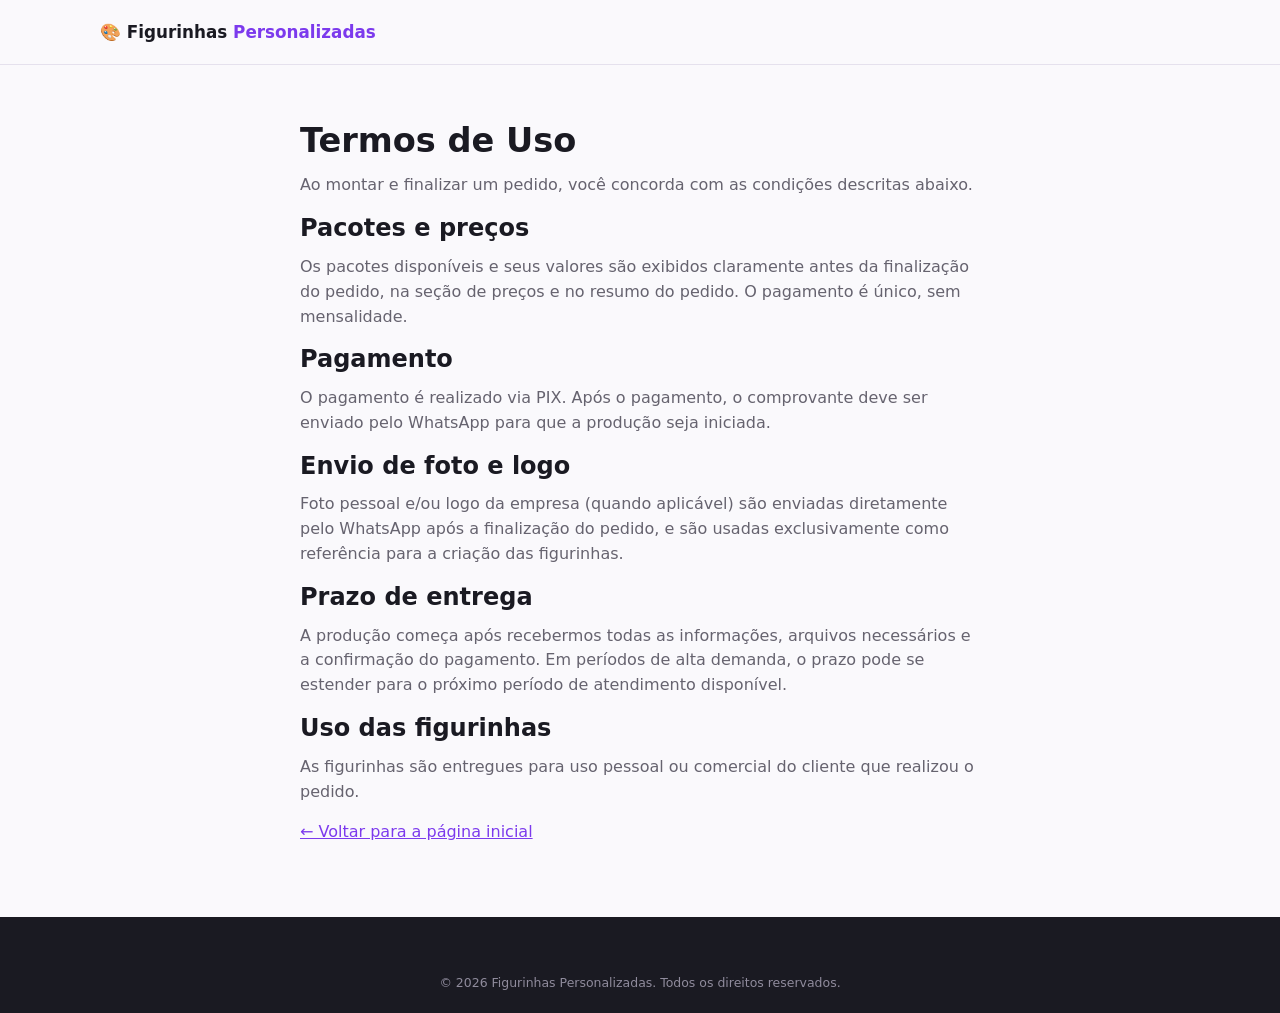
<file: terms/index.html>
<!doctype html>
<html lang="pt-BR">
<head>
  <meta charset="UTF-8">
  <meta name="viewport" content="width=device-width, initial-scale=1, viewport-fit=cover">
  <title>Termos de Uso | Figurinhas Personalizadas</title>
  <meta name="description" content="Condições de uso e de compra das figurinhas personalizadas para WhatsApp.">
  <link rel="canonical" href="https://SEUDOMINIO.com/terms/">
  <meta name="robots" content="index, follow">
  <link rel="icon" type="image/svg+xml" href="/assets/icons/favicon.svg">
  <link rel="stylesheet" href="/src/styles.css">
</head>
<body>
  <header class="site-header">
    <div class="container site-header-inner">
      <a href="/" class="brand">🎨 Figurinhas <span>Personalizadas</span></a>
    </div>
  </header>

  <main>
    <section class="section">
      <div class="container narrow">
        <h1 class="section-title" style="text-align:left">Termos de Uso</h1>
        <p class="section-paragraph">
          Ao montar e finalizar um pedido, você concorda com as condições descritas abaixo.
        </p>
        <h2>Pacotes e preços</h2>
        <p class="section-paragraph">
          Os pacotes disponíveis e seus valores são exibidos claramente antes da finalização do pedido,
          na seção de preços e no resumo do pedido. O pagamento é único, sem mensalidade.
        </p>
        <h2>Pagamento</h2>
        <p class="section-paragraph">
          O pagamento é realizado via PIX. Após o pagamento, o comprovante deve ser enviado pelo WhatsApp
          para que a produção seja iniciada.
        </p>
        <h2>Envio de foto e logo</h2>
        <p class="section-paragraph">
          Foto pessoal e/ou logo da empresa (quando aplicável) são enviadas diretamente pelo WhatsApp após a
          finalização do pedido, e são usadas exclusivamente como referência para a criação das figurinhas.
        </p>
        <h2>Prazo de entrega</h2>
        <p class="section-paragraph">
          A produção começa após recebermos todas as informações, arquivos necessários e a confirmação do
          pagamento. Em períodos de alta demanda, o prazo pode se estender para o próximo período de atendimento disponível.
        </p>
        <h2>Uso das figurinhas</h2>
        <p class="section-paragraph">
          As figurinhas são entregues para uso pessoal ou comercial do cliente que realizou o pedido.
        </p>
        <p><a href="/">← Voltar para a página inicial</a></p>
      </div>
    </section>
  </main>

  <footer class="site-footer">
    <div class="container">
      <p class="footer-copy">© <span id="footer-year"></span> Figurinhas Personalizadas. Todos os direitos reservados.</p>
    </div>
  </footer>
  <script>document.getElementById('footer-year').textContent = new Date().getFullYear();</script>
</body>
</html>
</file>
<file: src/styles.css>
/* ==========================================================
   FIGURINHAS PERSONALIZADAS — estilos
   Mobile-first. Edite as variáveis abaixo para mudar a marca.
   ========================================================== */

:root {
  --color-white: #ffffff;
  --color-bg: #faf9fc;
  --color-graphite: #1a1a22;
  --color-graphite-soft: #2a2a35;
  --color-purple: #7c3aed;
  --color-purple-dark: #5b21b6;
  --color-pink: #ec4899;
  --color-blue: #2563eb;
  --color-yellow: #facc15;
  --color-green: #16a34a;
  --color-border: #e5e1ed;
  --color-text: #1a1a22;
  --color-text-muted: #66636f;

  --gradient-brand: linear-gradient(135deg, var(--color-purple) 0%, var(--color-pink) 100%);

  --radius-lg: 22px;
  --radius-md: 14px;
  --radius-sm: 10px;
  --shadow-sm: 0 2px 10px rgba(26, 26, 34, 0.07);
  --shadow-md: 0 10px 28px rgba(26, 26, 34, 0.12);

  --font-heading: "Poppins", system-ui, -apple-system, "Segoe UI", sans-serif;
  --font-body: system-ui, -apple-system, "Segoe UI", Roboto, Arial, sans-serif;

  --header-height: 64px;
  color-scheme: light;
}

/* ---------- Reset básico ---------- */
*,
*::before,
*::after {
  box-sizing: border-box;
}

html {
  scroll-behavior: smooth;
  -webkit-text-size-adjust: 100%;
}

body {
  margin: 0;
  background: var(--color-bg);
  color: var(--color-text);
  font-family: var(--font-body);
  font-size: 16px;
  line-height: 1.55;
  -webkit-font-smoothing: antialiased;
}

body.quiz-open {
  overflow: hidden;
}

img {
  max-width: 100%;
  display: block;
}

h1,
h2,
h3 {
  font-family: var(--font-heading);
  line-height: 1.2;
  margin: 0 0 0.5em;
}

p {
  margin: 0 0 1em;
}

a {
  color: var(--color-purple);
}

button {
  font-family: inherit;
}

.container {
  width: 100%;
  max-width: 1120px;
  margin-inline: auto;
  padding-inline: 20px;
}

.container.narrow {
  max-width: 720px;
}

[hidden] {
  display: none !important;
}

.skip-link {
  position: absolute;
  left: -9999px;
  top: 0;
  background: var(--color-graphite);
  color: #fff;
  padding: 12px 18px;
  border-radius: 0 0 8px 0;
  z-index: 1000;
}
.skip-link:focus {
  left: 0;
}

/* ---------- Botões ---------- */
.btn {
  display: inline-flex;
  align-items: center;
  justify-content: center;
  gap: 8px;
  border: none;
  border-radius: 999px;
  padding: 14px 22px;
  font-weight: 700;
  font-size: 0.95rem;
  cursor: pointer;
  text-decoration: none;
  transition: transform 0.15s ease, box-shadow 0.15s ease, opacity 0.15s ease;
  min-height: 48px;
  line-height: 1.1;
}
.btn:active {
  transform: scale(0.97);
}
.btn:disabled {
  opacity: 0.5;
  cursor: not-allowed;
}

.btn-primary {
  background: var(--gradient-brand);
  color: #fff;
  box-shadow: var(--shadow-sm);
}
.btn-primary:hover:not(:disabled) {
  box-shadow: var(--shadow-md);
}

.btn-secondary {
  background: var(--color-graphite);
  color: #fff;
}

.btn-outline {
  background: transparent;
  color: var(--color-purple);
  border: 2px solid var(--color-purple);
}

.btn-ghost {
  background: transparent;
  color: var(--color-text);
  border: 2px solid var(--color-border);
}

.btn-whatsapp {
  background: #1fb855;
  color: #fff;
}

.btn-lg {
  padding: 16px 28px;
  font-size: 1.05rem;
}

.btn-sm {
  padding: 10px 16px;
  font-size: 0.85rem;
  min-height: 40px;
}

.btn-block {
  width: 100%;
}

/* ---------- Header ---------- */
.site-header {
  position: sticky;
  top: 0;
  z-index: 60;
  background: rgba(250, 249, 252, 0.92);
  backdrop-filter: blur(8px);
  border-bottom: 1px solid var(--color-border);
}

.site-header-inner {
  display: flex;
  align-items: center;
  justify-content: space-between;
  height: var(--header-height);
}

.brand {
  font-family: var(--font-heading);
  font-weight: 800;
  font-size: 1.05rem;
  color: var(--color-graphite);
  text-decoration: none;
  white-space: nowrap;
}
.brand span {
  color: var(--color-purple);
}

.menu-toggle {
  display: flex;
  flex-direction: column;
  justify-content: center;
  gap: 5px;
  width: 40px;
  height: 40px;
  background: none;
  border: none;
  cursor: pointer;
}
.menu-toggle span {
  display: block;
  height: 2px;
  background: var(--color-graphite);
  border-radius: 2px;
}

.site-nav {
  position: fixed;
  top: var(--header-height);
  left: 0;
  right: 0;
  background: #fff;
  border-bottom: 1px solid var(--color-border);
  display: flex;
  flex-direction: column;
  gap: 4px;
  padding: 12px 20px 20px;
  transform: translateY(-8px);
  opacity: 0;
  visibility: hidden;
  pointer-events: none;
  transition: opacity 0.15s ease, transform 0.15s ease, visibility 0s linear 0.15s;
}
.site-nav.is-open {
  opacity: 1;
  visibility: visible;
  transform: translateY(0);
  pointer-events: auto;
  transition: opacity 0.15s ease, transform 0.15s ease;
}
.site-nav a {
  color: var(--color-text);
  text-decoration: none;
  font-weight: 600;
  padding: 10px 4px;
  border-bottom: 1px solid var(--color-border);
}
.site-nav .btn {
  margin-top: 10px;
}

@media (min-width: 860px) {
  .menu-toggle {
    display: none;
  }
  .site-nav {
    position: static;
    flex-direction: row;
    align-items: center;
    background: none;
    border: none;
    padding: 0;
    opacity: 1;
    visibility: visible;
    transform: none;
    pointer-events: auto;
    gap: 24px;
  }
  .site-nav a {
    border-bottom: none;
    padding: 0;
  }
}

/* ---------- Seções genéricas ---------- */
.section {
  padding: 56px 0;
}
.section--alt {
  background: #fff;
}
.section--dark {
  background: var(--color-graphite);
  color: #fff;
}
.section--dark .section-subtitle,
.section--dark .section-paragraph {
  color: #d7d3e0;
}

.section-title {
  font-size: clamp(1.5rem, 5vw, 2.1rem);
  font-weight: 800;
  text-align: center;
  margin-bottom: 12px;
}
.section-subtitle {
  text-align: center;
  color: var(--color-text-muted);
  max-width: 640px;
  margin: 0 auto 32px;
  font-size: 1.02rem;
}
.section-paragraph {
  color: var(--color-text-muted);
  font-size: 1rem;
}
.group-title {
  font-size: 1.1rem;
  font-weight: 700;
  margin: 28px 0 14px;
}
.fine-print {
  font-size: 0.8rem;
  color: var(--color-text-muted);
}
.center-cta {
  text-align: center;
  margin-top: 32px;
}

/* ---------- Hero ---------- */
.hero {
  padding: 48px 0 40px;
  background: radial-gradient(circle at top right, rgba(124, 58, 237, 0.12), transparent 55%), var(--color-bg);
}
.hero-inner {
  text-align: center;
  max-width: 760px;
}
.badge {
  display: inline-block;
  background: #fff;
  border: 1px solid var(--color-border);
  padding: 6px 14px;
  border-radius: 999px;
  font-weight: 700;
  font-size: 0.8rem;
  margin-bottom: 18px;
  box-shadow: var(--shadow-sm);
}
.hero h1 {
  font-size: clamp(1.9rem, 6.5vw, 3rem);
  font-weight: 800;
  color: var(--color-graphite);
}
.hero-subtitle {
  font-size: 1.05rem;
  color: var(--color-text-muted);
  max-width: 620px;
  margin: 0 auto 20px;
}
.hero-highlights {
  list-style: none;
  display: grid;
  grid-template-columns: 1fr;
  gap: 8px;
  padding: 0;
  margin: 0 auto 28px;
  max-width: 420px;
  text-align: left;
  font-weight: 600;
  font-size: 0.92rem;
}
@media (min-width: 560px) {
  .hero-highlights {
    grid-template-columns: 1fr 1fr;
  }
}
.hero-ctas {
  display: flex;
  flex-direction: column;
  gap: 12px;
  align-items: center;
  margin-bottom: 14px;
}
@media (min-width: 560px) {
  .hero-ctas {
    flex-direction: row;
    justify-content: center;
  }
}
.hero-microtext {
  font-size: 0.85rem;
  color: var(--color-text-muted);
  margin: 0;
}
.noscript-notice {
  margin-top: 16px;
  padding: 12px 16px;
  background: #fff3cd;
  border: 1px solid #ffe08a;
  border-radius: var(--radius-sm);
  font-size: 0.85rem;
}

/* ---------- Exemplos ---------- */
.examples-grid {
  display: grid;
  grid-template-columns: repeat(auto-fill, minmax(130px, 1fr));
  gap: 14px;
  margin-bottom: 8px;
}
.example-card {
  margin: 0;
  background: #fff;
  border: 1px solid var(--color-border);
  border-radius: var(--radius-md);
  overflow: hidden;
  box-shadow: var(--shadow-sm);
}
.example-card--wide {
  grid-column: 1 / -1;
  max-width: 420px;
}
.example-visual {
  aspect-ratio: 1 / 1;
  display: flex;
  align-items: center;
  justify-content: center;
  font-size: 2.6rem;
  background: linear-gradient(135deg, #f3e8ff, #fce7f3);
  overflow: hidden;
}
.example-visual img {
  width: 100%;
  height: 100%;
  object-fit: contain;
  padding: 8px;
}
.example-visual--split {
  gap: 12px;
  font-size: 2rem;
  background: linear-gradient(135deg, #ede9fe, #fbcfe8);
  padding: 16px;
}
.example-visual--split img {
  width: 42%;
  height: 85%;
  padding: 0;
  border-radius: var(--radius-sm);
}
.example-visual--split .before-img {
  object-fit: cover;
  box-shadow: var(--shadow-sm);
  background: #fff;
}
.example-visual--split .after-img {
  object-fit: contain;
}
.split-arrow {
  color: var(--color-purple);
  font-size: 1.4rem;
  flex-shrink: 0;
}
.example-card figcaption {
  padding: 10px 12px 14px;
  text-align: center;
}
.example-title {
  display: block;
  font-weight: 700;
  font-size: 0.88rem;
}
.example-desc {
  display: block;
  font-size: 0.78rem;
  color: var(--color-text-muted);
  margin-top: 2px;
}

/* ---------- Preços ---------- */
.pricing-grid {
  display: grid;
  grid-template-columns: 1fr;
  gap: 18px;
  max-width: 900px;
  margin: 0 auto;
}
@media (min-width: 760px) {
  .pricing-grid {
    grid-template-columns: repeat(3, 1fr);
    align-items: end;
  }
}
.pricing-card {
  background: #fff;
  border: 1px solid var(--color-border);
  border-radius: var(--radius-lg);
  padding: 28px 24px;
  text-align: center;
  box-shadow: var(--shadow-sm);
  position: relative;
  display: flex;
  flex-direction: column;
  gap: 14px;
}
.pricing-card--highlight {
  border: 2px solid var(--color-purple);
  box-shadow: var(--shadow-md);
  transform: translateY(-4px);
}
.pricing-badge {
  position: absolute;
  top: -14px;
  left: 50%;
  transform: translateX(-50%);
  background: var(--color-yellow);
  color: var(--color-graphite);
  font-weight: 800;
  font-size: 0.75rem;
  padding: 6px 14px;
  border-radius: 999px;
  white-space: nowrap;
}
.pricing-qty {
  font-weight: 700;
  font-size: 1rem;
  color: var(--color-text-muted);
}
.pricing-price {
  font-family: var(--font-heading);
  font-size: 2.1rem;
  font-weight: 800;
  color: var(--color-graphite);
}

/* ---------- Como funciona ---------- */
.steps-list {
  list-style: none;
  padding: 0;
  margin: 0;
  display: grid;
  grid-template-columns: 1fr;
  gap: 16px;
}
@media (min-width: 680px) {
  .steps-list {
    grid-template-columns: repeat(2, 1fr);
  }
}
@media (min-width: 1020px) {
  .steps-list {
    grid-template-columns: repeat(5, 1fr);
  }
}
.step-card {
  background: #fff;
  border: 1px solid var(--color-border);
  border-radius: var(--radius-md);
  padding: 22px 18px;
  box-shadow: var(--shadow-sm);
}
.step-number {
  display: inline-flex;
  align-items: center;
  justify-content: center;
  width: 34px;
  height: 34px;
  border-radius: 50%;
  background: var(--gradient-brand);
  color: #fff;
  font-weight: 800;
  margin-bottom: 10px;
}
.step-card h3 {
  font-size: 1rem;
  margin-bottom: 6px;
}
.step-card p {
  font-size: 0.88rem;
  color: var(--color-text-muted);
  margin: 0;
}

/* ---------- Empresas ---------- */
.check-grid {
  list-style: none;
  padding: 0;
  margin: 0 0 24px;
  display: grid;
  grid-template-columns: repeat(auto-fill, minmax(140px, 1fr));
  gap: 10px;
  font-weight: 600;
  font-size: 0.9rem;
}
.chips-row {
  display: flex;
  flex-wrap: wrap;
  gap: 10px;
  margin-bottom: 8px;
}
.chip {
  background: rgba(255, 255, 255, 0.08);
  border: 1px solid rgba(255, 255, 255, 0.18);
  padding: 8px 14px;
  border-radius: 999px;
  font-size: 0.82rem;
  font-weight: 600;
}
.section:not(.section--dark) .chip {
  background: #f3f0fa;
  border-color: var(--color-border);
  color: var(--color-graphite);
}

/* ---------- Casos reais ---------- */
.cases-grid {
  display: grid;
  grid-template-columns: repeat(auto-fill, minmax(200px, 1fr));
  gap: 16px;
}
.case-card--empty {
  border: 2px dashed var(--color-border);
  border-radius: var(--radius-md);
  padding: 40px 16px;
  text-align: center;
  color: var(--color-text-muted);
}
.case-placeholder-icon {
  font-size: 1.8rem;
  display: block;
  margin-bottom: 8px;
}
.case-card--real {
  grid-column: 1 / -1;
  background: #fff;
  border: 1px solid var(--color-border);
  border-radius: var(--radius-lg);
  padding: 20px;
  box-shadow: var(--shadow-sm);
  display: flex;
  flex-direction: column;
  gap: 16px;
}
@media (min-width: 720px) {
  .case-card--real {
    flex-direction: row;
    align-items: center;
  }
}
.case-gallery {
  display: grid;
  grid-template-columns: repeat(3, 1fr);
  gap: 8px;
  max-width: 360px;
  margin: 0 auto;
}
@media (min-width: 720px) {
  .case-gallery {
    flex-shrink: 0;
    margin: 0;
  }
}
.case-gallery img {
  width: 100%;
  height: auto;
  aspect-ratio: 1 / 1;
  object-fit: contain;
  background: linear-gradient(135deg, #f3e8ff, #fce7f3);
  border-radius: var(--radius-sm);
}
.case-segment {
  display: block;
  font-weight: 800;
  font-size: 1.05rem;
  margin-bottom: 8px;
  color: var(--color-graphite);
}
.case-desc {
  margin: 0;
  color: var(--color-text-muted);
  font-size: 0.92rem;
}

/* ---------- FAQ ---------- */
.faq-list {
  display: flex;
  flex-direction: column;
  gap: 10px;
}
.faq-item {
  background: #fff;
  border: 1px solid var(--color-border);
  border-radius: var(--radius-md);
  padding: 4px 18px;
}
.faq-item summary {
  cursor: pointer;
  font-weight: 700;
  padding: 14px 0;
  list-style: none;
}
.faq-item summary::-webkit-details-marker {
  display: none;
}
.faq-item summary::after {
  content: "+";
  float: right;
  font-size: 1.3rem;
  color: var(--color-purple);
}
.faq-item[open] summary::after {
  content: "–";
}
.faq-item p {
  color: var(--color-text-muted);
  padding-bottom: 16px;
  margin: 0;
}

.cta-final {
  background: var(--gradient-brand);
  color: #fff;
}
.cta-final .section-title,
.cta-final .section-subtitle {
  color: #fff;
}

/* ---------- Footer ---------- */
.site-footer {
  background: var(--color-graphite);
  color: #cfcbd9;
  padding: 40px 0 20px;
}
.footer-inner {
  display: flex;
  flex-direction: column;
  gap: 20px;
  padding-bottom: 20px;
  border-bottom: 1px solid rgba(255, 255, 255, 0.1);
}
@media (min-width: 700px) {
  .footer-inner {
    flex-direction: row;
    justify-content: space-between;
  }
}
.site-footer .brand {
  color: #fff;
}
.footer-text {
  max-width: 360px;
  font-size: 0.88rem;
}
.footer-links {
  display: flex;
  flex-wrap: wrap;
  gap: 14px;
  font-size: 0.88rem;
}
.footer-links a {
  color: #cfcbd9;
  text-decoration: none;
}
.footer-links a:hover {
  color: #fff;
}
.footer-copy {
  text-align: center;
  font-size: 0.78rem;
  margin: 16px 0 0;
  color: #8f8b9c;
}

/* ---------- Botão flutuante WhatsApp ---------- */
.whatsapp-float {
  position: fixed;
  right: 16px;
  bottom: calc(16px + env(safe-area-inset-bottom, 0px));
  width: 56px;
  height: 56px;
  border-radius: 50%;
  background: #1fb855;
  color: #fff;
  border: none;
  font-size: 1.5rem;
  box-shadow: var(--shadow-md);
  cursor: pointer;
  z-index: 40;
}

/* ---------- Barra fixa mobile ---------- */
.sticky-cta {
  position: fixed;
  left: 12px;
  right: 12px;
  bottom: 12px;
  background: var(--color-graphite);
  color: #fff;
  border-radius: 999px;
  padding: 8px 8px 8px 18px;
  display: flex;
  align-items: center;
  justify-content: space-between;
  gap: 10px;
  box-shadow: var(--shadow-md);
  transform: translateY(120%);
  opacity: 0;
  transition: transform 0.25s ease, opacity 0.25s ease;
  z-index: 45;
  padding-bottom: calc(8px + env(safe-area-inset-bottom, 0px));
}
.sticky-cta.is-visible {
  transform: translateY(0);
  opacity: 1;
}
.sticky-cta-text {
  font-weight: 700;
  font-size: 0.8rem;
  white-space: nowrap;
}
@media (min-width: 860px) {
  .sticky-cta {
    display: none;
  }
}

/* ---------- Banner de retomada ---------- */
.resume-banner {
  position: fixed;
  inset: 0;
  background: rgba(26, 26, 34, 0.55);
  display: flex;
  align-items: flex-end;
  justify-content: center;
  z-index: 90;
  padding: 16px;
}
@media (min-width: 620px) {
  .resume-banner {
    align-items: center;
  }
}
.resume-banner-card {
  background: #fff;
  border-radius: var(--radius-lg);
  padding: 24px;
  max-width: 420px;
  width: 100%;
  box-shadow: var(--shadow-md);
  text-align: center;
}
.resume-banner-card p {
  font-weight: 600;
  margin-bottom: 18px;
}
.resume-banner-actions {
  display: flex;
  flex-direction: column;
  gap: 10px;
}

/* ==========================================================
   QUIZ
   ========================================================== */
.quiz-overlay {
  position: fixed;
  inset: 0;
  z-index: 100;
  background: #fff;
  display: flex;
  align-items: stretch;
  justify-content: center;
  opacity: 0;
  transition: opacity 0.2s ease;
}
.quiz-overlay.is-open {
  opacity: 1;
}

.quiz-card {
  width: 100%;
  height: 100%;
  display: flex;
  flex-direction: column;
  background: #fff;
}

@media (min-width: 720px) {
  .quiz-overlay {
    background: rgba(26, 26, 34, 0.6);
    padding: 32px;
  }
  .quiz-card {
    max-width: 560px;
    height: min(720px, 100%);
    margin: auto;
    border-radius: var(--radius-lg);
    box-shadow: var(--shadow-md);
    overflow: hidden;
  }
}

.quiz-header {
  display: flex;
  align-items: center;
  justify-content: space-between;
  padding: calc(14px + env(safe-area-inset-top, 0px)) 18px 12px;
  border-bottom: 1px solid var(--color-border);
  flex-shrink: 0;
}
.quiz-logo {
  font-weight: 800;
  font-family: var(--font-heading);
  font-size: 0.95rem;
}
.quiz-close {
  background: var(--color-bg);
  border: none;
  width: 34px;
  height: 34px;
  border-radius: 50%;
  cursor: pointer;
  font-size: 1rem;
}

.quiz-progress-wrap {
  padding: 10px 18px;
  flex-shrink: 0;
}
.quiz-step-label {
  display: block;
  font-size: 0.75rem;
  font-weight: 700;
  color: var(--color-text-muted);
  margin-bottom: 6px;
}
.quiz-progress-bar {
  height: 6px;
  background: var(--color-border);
  border-radius: 999px;
  overflow: hidden;
}
.quiz-progress-fill {
  height: 100%;
  background: var(--gradient-brand);
  width: 0%;
  transition: width 0.3s ease;
}

.quiz-body {
  flex: 1;
  overflow-y: auto;
  padding: 8px 18px 24px;
  -webkit-overflow-scrolling: touch;
}

.quiz-question {
  font-size: 1.3rem;
  font-weight: 800;
  margin: 6px 0 16px;
}
.quiz-subquestion {
  font-size: 1rem;
  font-weight: 700;
  margin: 20px 0 10px;
}
.quiz-eyebrow {
  font-weight: 800;
  color: var(--color-purple);
  font-size: 0.8rem;
  letter-spacing: 0.02em;
  margin: 0 0 4px;
}
.quiz-paragraph {
  color: var(--color-text);
  font-size: 0.95rem;
}
.quiz-paragraph--muted {
  color: var(--color-text-muted);
}
.optional-tag {
  color: var(--color-text-muted);
  font-weight: 500;
  font-size: 0.82rem;
}

.quiz-tips-list {
  margin: 0 0 16px;
  padding-left: 4px;
  list-style: none;
  font-size: 0.92rem;
}
.quiz-tips-list li {
  padding: 4px 0;
}

.quiz-options {
  display: grid;
  grid-template-columns: repeat(auto-fill, minmax(140px, 1fr));
  gap: 10px;
  margin-bottom: 8px;
}
.quiz-options--big {
  grid-template-columns: 1fr;
}
@media (min-width: 480px) {
  .quiz-options--big {
    grid-template-columns: 1fr 1fr;
  }
}

.choice-card {
  background: #fff;
  border: 2px solid var(--color-border);
  border-radius: var(--radius-md);
  padding: 14px;
  text-align: left;
  cursor: pointer;
  font-weight: 600;
  font-size: 0.88rem;
  transition: border-color 0.15s ease, background 0.15s ease, transform 0.1s ease;
  display: flex;
  flex-direction: column;
  gap: 4px;
}
.choice-card:active {
  transform: scale(0.98);
}
.choice-card.is-selected {
  border-color: var(--color-purple);
  background: #f5f0ff;
}
.choice-card.is-selected .choice-label,
.choice-card.is-selected .choice-title {
  color: var(--color-purple-dark);
}

.choice-card--big {
  padding: 22px 18px;
  gap: 8px;
}
.choice-emoji {
  font-size: 1.8rem;
}
.choice-title {
  font-weight: 800;
  font-size: 1rem;
}
.choice-desc {
  font-weight: 500;
  font-size: 0.82rem;
  color: var(--color-text-muted);
}

.field-group {
  margin-bottom: 16px;
}
.field-label {
  display: block;
  font-weight: 700;
  font-size: 0.85rem;
  margin-bottom: 6px;
}
.quiz-input,
.quiz-textarea {
  width: 100%;
  border: 2px solid var(--color-border);
  border-radius: var(--radius-sm);
  padding: 13px 14px;
  font-size: 1rem;
  font-family: inherit;
  background: #fff;
  color: var(--color-text);
  resize: vertical;
}
.quiz-input:focus,
.quiz-textarea:focus {
  outline: none;
  border-color: var(--color-purple);
}

.quiz-checkbox {
  display: flex;
  align-items: flex-start;
  gap: 10px;
  font-size: 0.9rem;
  font-weight: 600;
  margin-bottom: 18px;
  cursor: pointer;
}
.quiz-checkbox input {
  width: 20px;
  height: 20px;
  flex-shrink: 0;
  margin-top: 2px;
  accent-color: var(--color-purple);
}
.quiz-checkbox--confirm {
  background: #f7f5fb;
  border: 1px solid var(--color-border);
  border-radius: var(--radius-sm);
  padding: 14px;
}

.info-box {
  background: #f3f0fa;
  border-radius: var(--radius-sm);
  padding: 14px 16px;
  font-size: 0.88rem;
  margin: 10px 0 6px;
}
.info-box p {
  margin: 0 0 6px;
}
.info-box p:last-child {
  margin-bottom: 0;
}

.segment-examples {
  margin-top: 18px;
  padding: 14px 16px;
  background: #fffbea;
  border: 1px solid #fde68a;
  border-radius: var(--radius-sm);
}
.segment-examples-title {
  font-weight: 700;
  font-size: 0.85rem;
  margin-bottom: 10px;
}
.segment-examples-chips {
  display: flex;
  flex-wrap: wrap;
  gap: 8px;
}
.segment-examples .chip {
  background: #fff;
  border: 1px solid #fde68a;
}

.package-options {
  display: flex;
  flex-direction: column;
  gap: 12px;
}
.package-card {
  position: relative;
  background: #fff;
  border: 2px solid var(--color-border);
  border-radius: var(--radius-md);
  padding: 18px;
  display: flex;
  align-items: center;
  justify-content: space-between;
  flex-wrap: wrap;
  gap: 4px 12px;
  cursor: pointer;
  text-align: left;
}
.package-card.is-selected {
  border-color: var(--color-purple);
  background: #f5f0ff;
}
.package-card--highlight {
  border-color: var(--color-yellow);
}
.package-badge {
  position: absolute;
  top: -12px;
  left: 16px;
  background: var(--color-yellow);
  color: var(--color-graphite);
  font-weight: 800;
  font-size: 0.7rem;
  padding: 4px 10px;
  border-radius: 999px;
}
.package-qty {
  font-weight: 800;
  font-size: 1rem;
  flex: 1 1 auto;
}
.package-price {
  font-family: var(--font-heading);
  font-weight: 800;
  font-size: 1.2rem;
  color: var(--color-purple-dark);
}
.package-perunit {
  flex-basis: 100%;
  font-size: 0.75rem;
  color: var(--color-text-muted);
}

.summary-blocks {
  display: flex;
  flex-direction: column;
  gap: 12px;
  margin-bottom: 20px;
}
.summary-block {
  background: #f7f5fb;
  border-radius: var(--radius-sm);
  padding: 14px 16px;
}
.summary-block-head {
  display: flex;
  align-items: center;
  justify-content: space-between;
  margin-bottom: 4px;
}
.summary-block-title {
  font-weight: 800;
  font-size: 0.75rem;
  letter-spacing: 0.03em;
  color: var(--color-text-muted);
}
.summary-block-value {
  margin: 0;
  font-weight: 600;
  white-space: pre-line;
}
.edit-btn {
  background: none;
  border: none;
  color: var(--color-purple);
  font-weight: 700;
  font-size: 0.75rem;
  cursor: pointer;
  padding: 4px;
}
.summary-phrase-list {
  margin: 0;
  padding-left: 18px;
  font-size: 0.9rem;
}
.summary-expression {
  color: var(--color-text-muted);
  font-size: 0.85rem;
}

.total-box {
  display: flex;
  align-items: center;
  justify-content: space-between;
  background: var(--color-graphite);
  color: #fff;
  border-radius: var(--radius-md);
  padding: 16px 20px;
  font-weight: 700;
}
.total-box strong {
  font-family: var(--font-heading);
  font-size: 1.4rem;
}

.pix-box {
  background: #f7f5fb;
  border-radius: var(--radius-md);
  padding: 20px;
  text-align: center;
  margin-bottom: 16px;
}
.pix-value-label,
.pix-key-label {
  display: block;
  font-size: 0.72rem;
  font-weight: 800;
  color: var(--color-text-muted);
  letter-spacing: 0.03em;
  margin-top: 10px;
}
.pix-value-label {
  margin-top: 0;
}
.pix-total {
  display: block;
  font-family: var(--font-heading);
  font-size: 1.8rem;
  font-weight: 800;
  color: var(--color-graphite);
}
.pix-key {
  display: block;
  background: #fff;
  border: 1px dashed var(--color-border);
  border-radius: var(--radius-sm);
  padding: 10px;
  font-size: 0.92rem;
  word-break: break-all;
  margin: 6px 0 14px;
}
.pix-copied-feedback {
  color: var(--color-green);
  font-weight: 700;
  font-size: 0.88rem;
  margin: 10px 0 0;
}

.payment-howto {
  margin-bottom: 16px;
  border: 1px solid var(--color-border);
  border-radius: var(--radius-sm);
  padding: 4px 14px;
}
.payment-howto summary {
  cursor: pointer;
  font-weight: 700;
  padding: 12px 0;
  font-size: 0.88rem;
}
.payment-howto ol {
  margin: 0 0 12px;
  padding-left: 20px;
  font-size: 0.88rem;
  color: var(--color-text-muted);
}

.payment-warning {
  background: #fff3f0;
  border: 1px solid #ffd3c2;
  border-radius: var(--radius-sm);
  padding: 16px;
  margin-bottom: 20px;
  font-size: 0.88rem;
}
.payment-warning-title {
  font-weight: 800;
  margin-bottom: 6px;
}

.quiz-error {
  margin: 0 18px 10px;
  background: #fff0f0;
  border: 1px solid #ffc2c2;
  color: #b42318;
  padding: 10px 14px;
  border-radius: var(--radius-sm);
  font-size: 0.85rem;
  font-weight: 600;
  flex-shrink: 0;
}

.quiz-footer {
  display: flex;
  gap: 10px;
  padding: 12px 18px calc(14px + env(safe-area-inset-bottom, 0px));
  border-top: 1px solid var(--color-border);
  flex-shrink: 0;
}
.quiz-footer .btn-primary {
  flex: 1;
}
</file>
